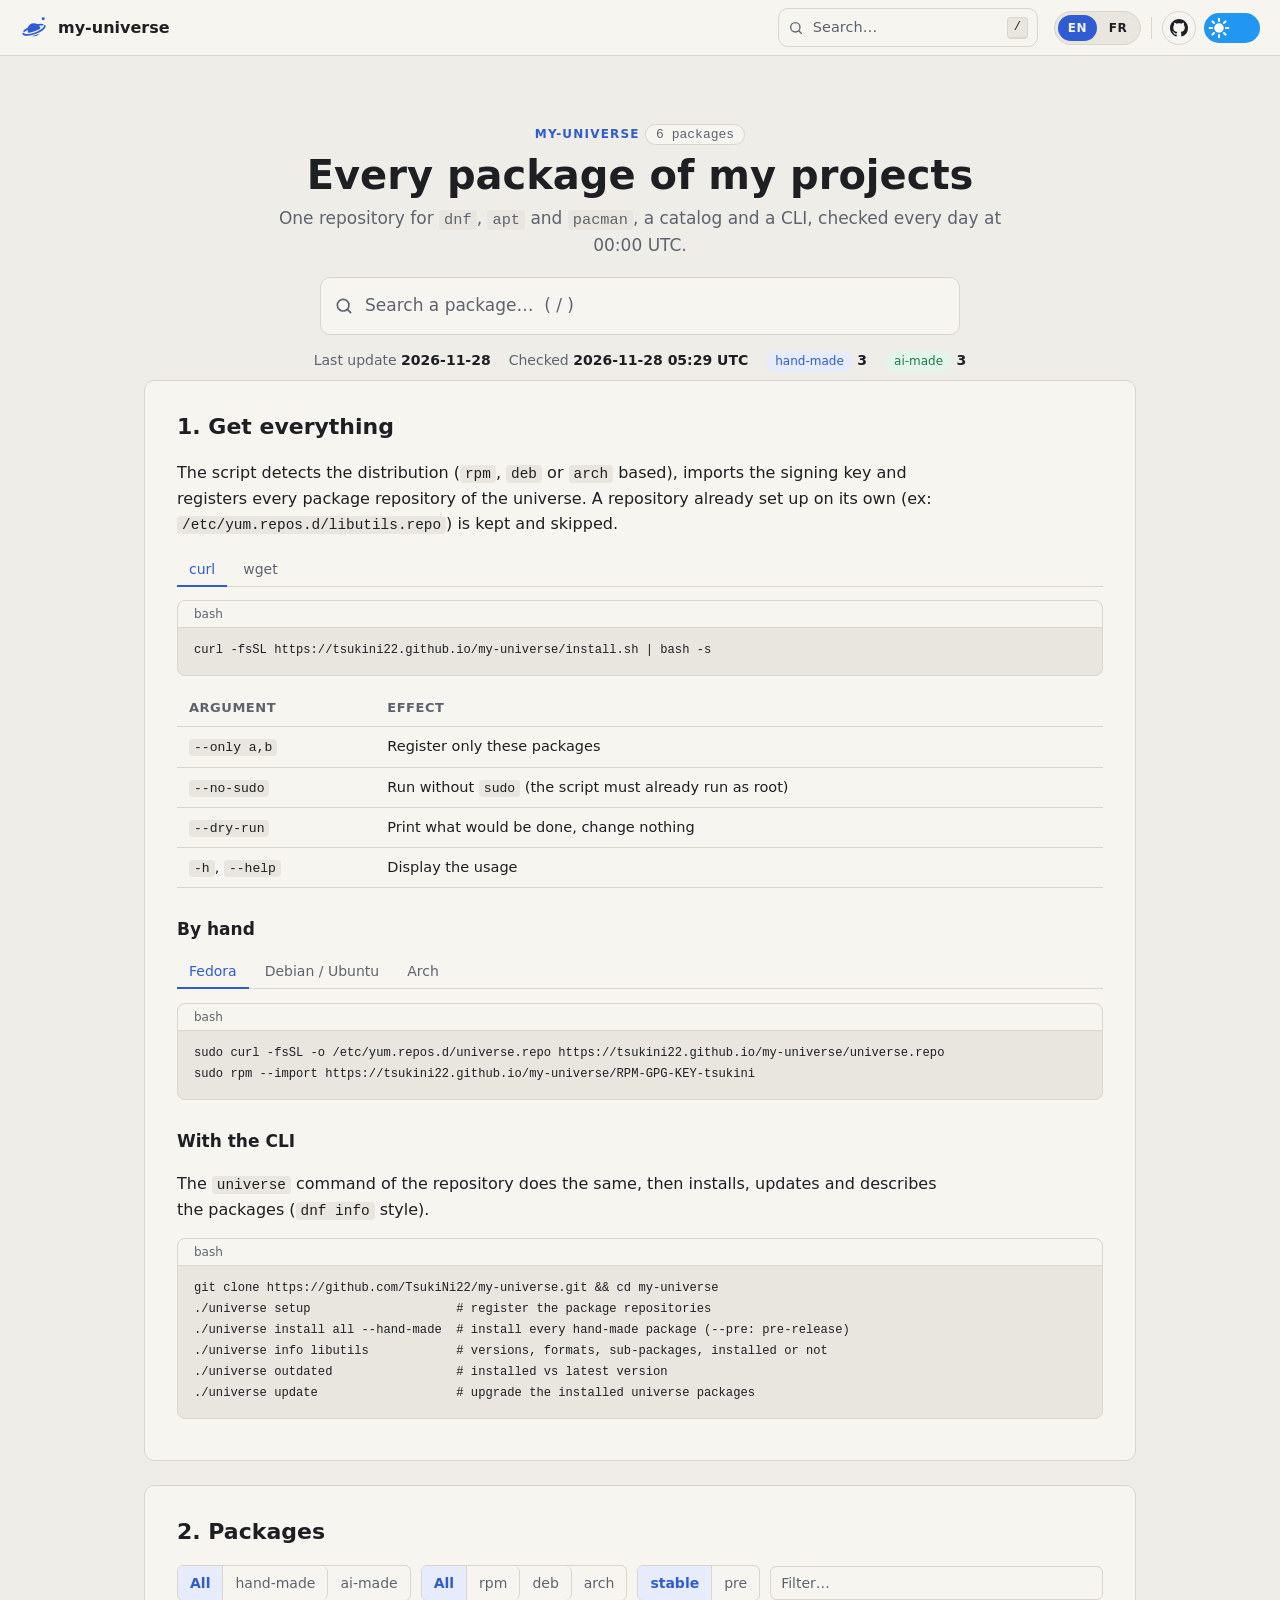
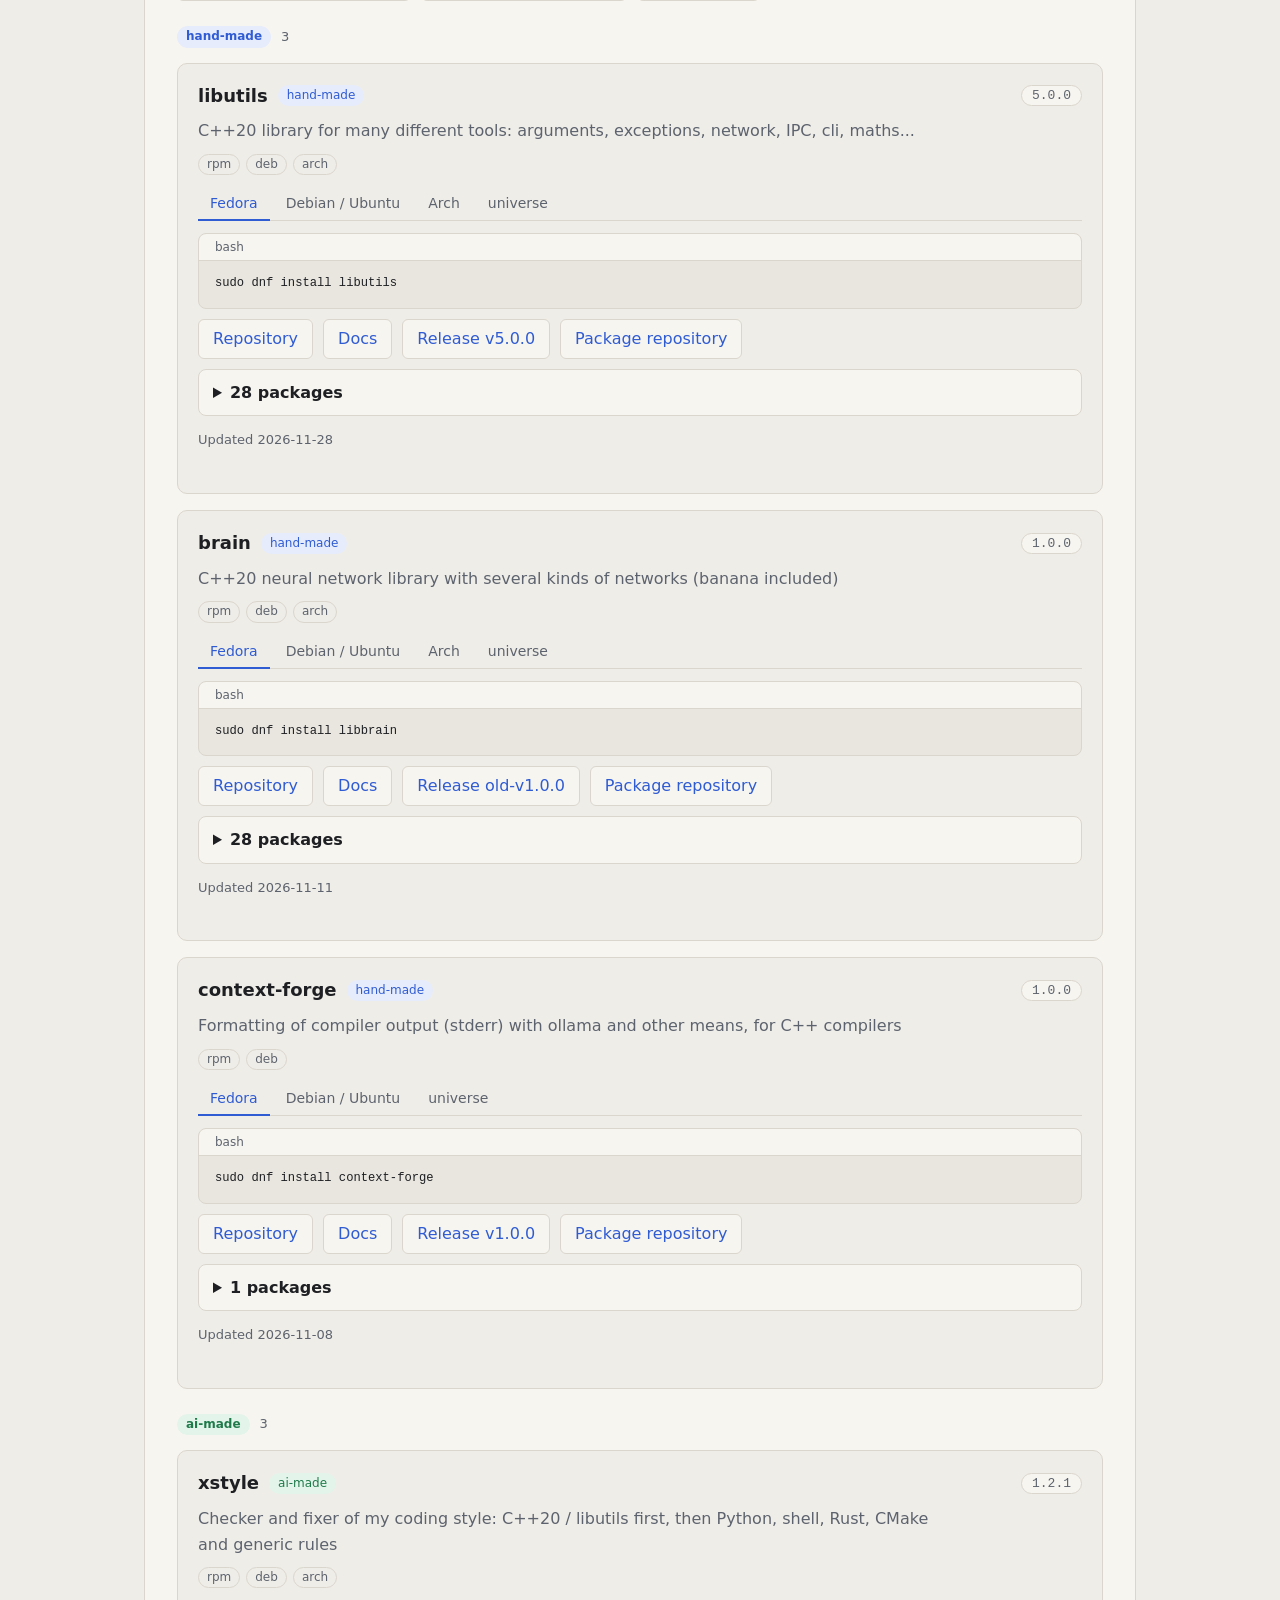
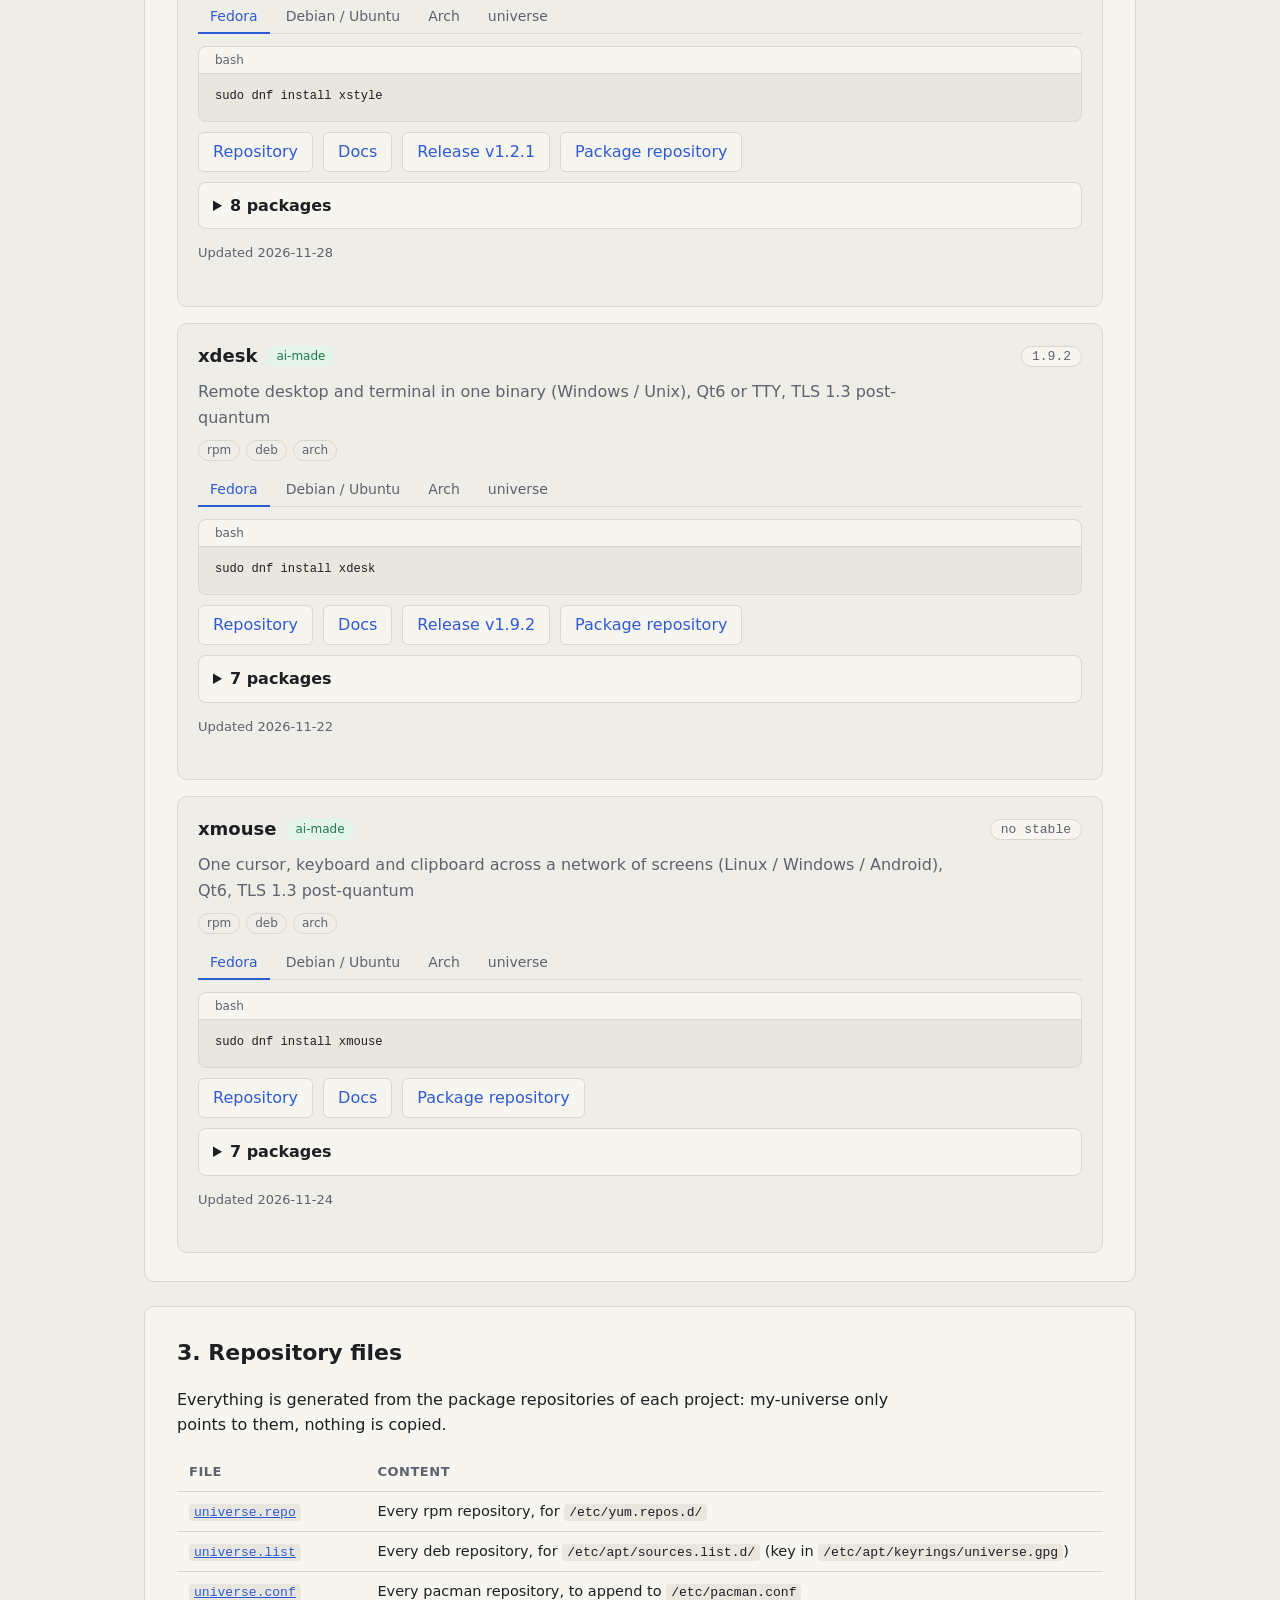
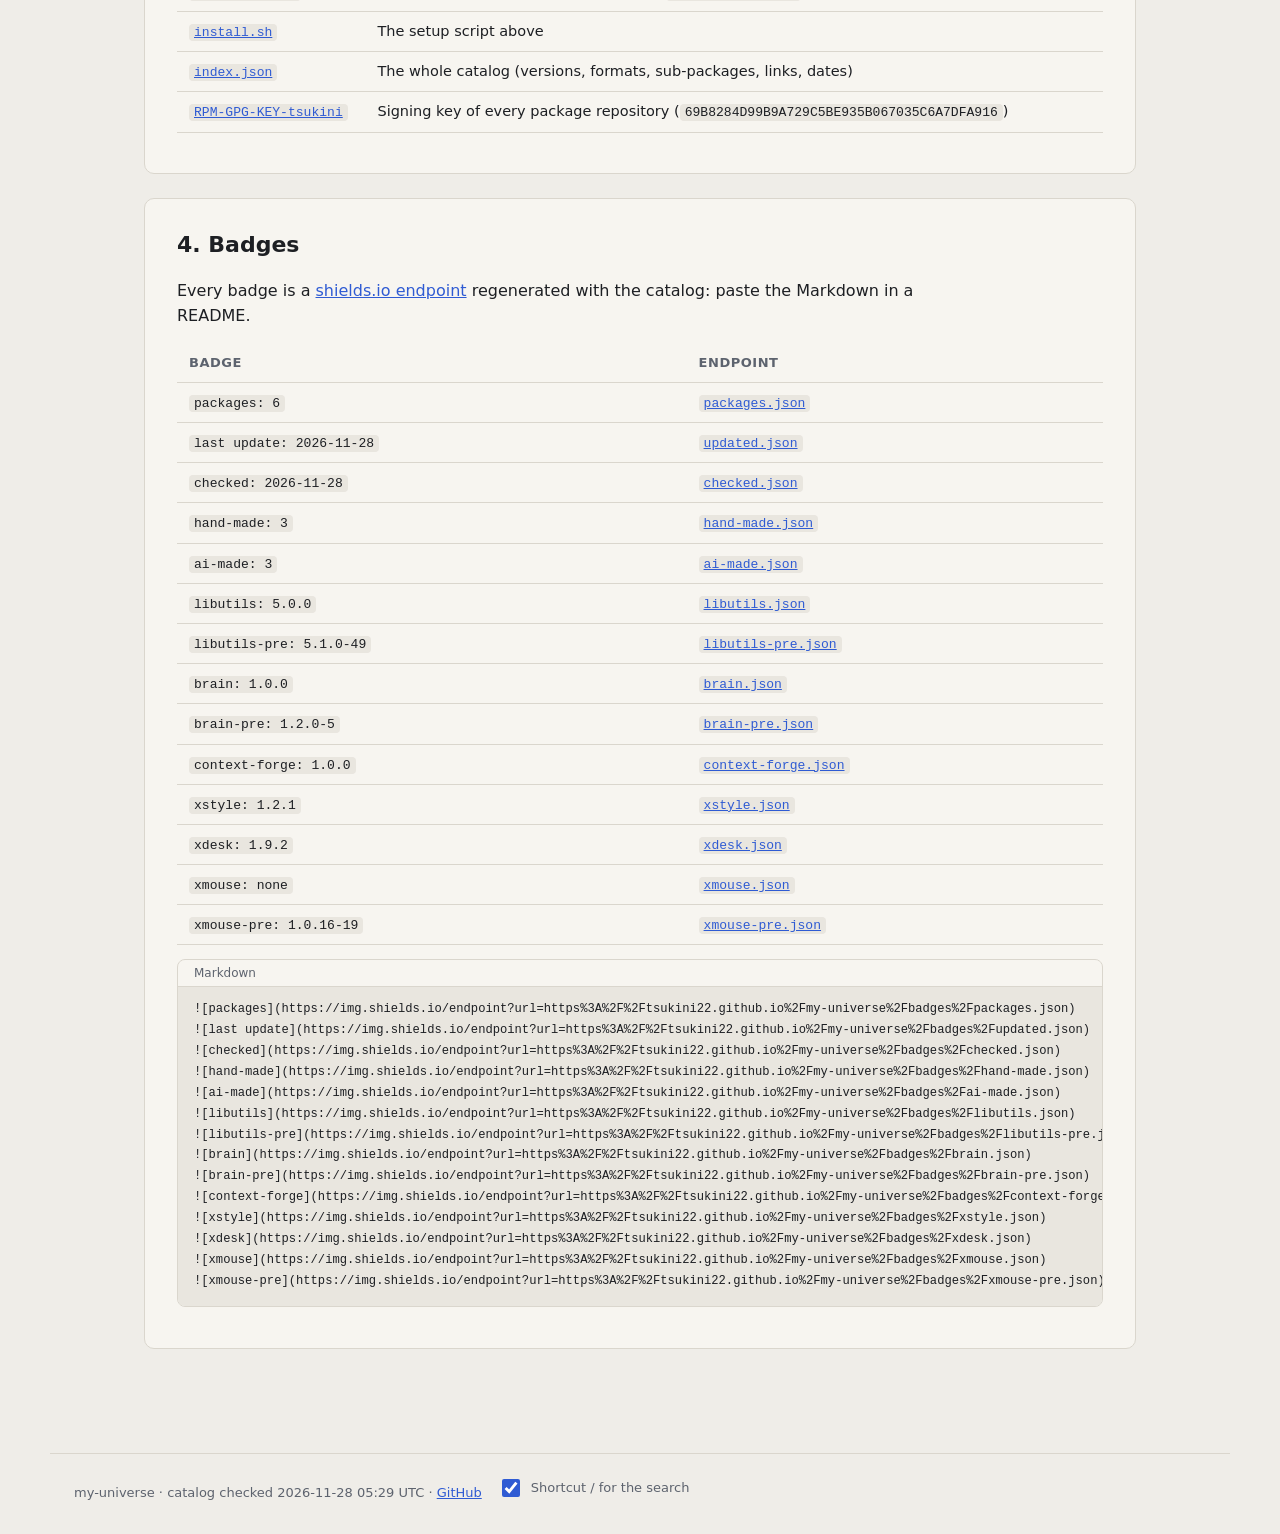
<file: index.html>
<!doctype html>
<html data-channel-view="stable" lang="en" data-storage-key="my-universe">
<head>
<meta charset="utf-8">
<meta name="viewport" content="width=device-width, initial-scale=1, viewport-fit=cover">
<title>my-universe</title>
<style>
/* Visual system of the user's HTML pages (source: html-doc/templates/technical.html, R-Type doc colors +
   context-forge layout). Inlined in each page by scripts/new_page.py: pages stay self-contained. */
:root {
  color-scheme: light; /* the fields, the scrollbars and the rest drawn by the browser follow the theme */
  accent-color: var(--accent);
  --bg: #efede8;
  --surface: #f7f5f0;
  --text: #1d1f23;
  --muted: #5d636e;
  --border: #dad6cd;
  --accent: #2f5bd3;
  --accent-soft: #e6ecfb;
  --warn: #a8540a;
  --warn-soft: #fbefe3;
  --ok: #1f7a4a;
  --ok-soft: #e3f4ea;
  --code-bg: #e9e6df;
  --node: #f7f5f0;
  --node-alt: #eef1f8;
  --line: #868c97;
}
@media (prefers-color-scheme: dark) {
  :root:not([data-theme="light"]) {
    color-scheme: dark;
    --bg: #15171b;
    --surface: #1d2025;
    --text: #e6e7ea;
    --muted: #9aa0ab;
    --border: #30343b;
    --accent: #7d9cf0;
    --accent-soft: #232c45;
    --warn: #f0a868;
    --warn-soft: #3a2a1b;
    --ok: #6fcf97;
    --ok-soft: #1b3326;
    --code-bg: #24272d;
    --node: #23262c;
    --node-alt: #283043;
    --line: #747a85;
  }
}
:root[data-theme="dark"] {
  color-scheme: dark;
  --bg: #15171b;
  --surface: #1d2025;
  --text: #e6e7ea;
  --muted: #9aa0ab;
  --border: #30343b;
  --accent: #7d9cf0;
  --accent-soft: #232c45;
  --warn: #f0a868;
  --warn-soft: #3a2a1b;
  --ok: #6fcf97;
  --ok-soft: #1b3326;
  --code-bg: #24272d;
  --node: #23262c;
  --node-alt: #283043;
  --line: #747a85;
}
/* scrollbars: thin, a transparent track, a rounded thumb in the theme (never the wide grey bar of the browser on hover) */
* { scrollbar-width: thin; scrollbar-color: color-mix(in srgb, var(--line) 55%, transparent) transparent; }
*:hover { scrollbar-color: var(--line) transparent; }
::-webkit-scrollbar { width: 10px; height: 10px; }
::-webkit-scrollbar-track, ::-webkit-scrollbar-corner { background: transparent; }
::-webkit-scrollbar-thumb { background: color-mix(in srgb, var(--line) 55%, transparent); background-clip: padding-box; border: 3px solid transparent; border-radius: 10px; }
::-webkit-scrollbar-thumb:hover { background: var(--line); background-clip: padding-box; border-width: 2px; }
* { box-sizing: border-box; }
html { scroll-behavior: smooth; }
body {
  margin: 0;
  background: var(--bg);
  color: var(--text);
  font: 16px/1.6 system-ui, -apple-system, "Segoe UI", Roboto, sans-serif;
}
.layout {
  display: grid;
  grid-template-columns: 250px minmax(0, 1fr);
  gap: 40px;
  max-width: 1180px;
  margin: 0 auto;
  padding: 40px 24px 80px;
}
main { min-width: 0; }
header h1 { font-size: 34px; line-height: 1.2; margin: 0 0 8px; }
header p { color: var(--muted); margin: 0 0 32px; max-width: 70ch; }
section {
  background: var(--surface);
  border: 1px solid var(--border);
  border-radius: 10px;
  padding: 28px 32px;
  margin-bottom: 24px;
  scroll-margin-top: 72px;
}
h2 { font-size: 22px; margin: 0 0 16px; }
h3 { font-size: 17px; margin: 28px 0 10px; }
/* What a page may hold without a class of its own: never a default of the browser. :where(): any rule of a component wins */
:where(h4) { font-size: 15.5px; margin: 22px 0 8px; }
:where(h5) { font-size: 14.5px; margin: 18px 0 6px; }
:where(h6) { font-size: 13px; margin: 16px 0 6px; color: var(--muted); }
:where(hr) { border: 0; border-top: 1px solid var(--border); margin: 24px 0; }
:where(blockquote) { margin: 16px 0; padding: 4px 0 4px 16px; border-left: 3px solid var(--border); color: var(--muted); }
:where(kbd) { font: 0.82em ui-monospace, SFMono-Regular, Menlo, Consolas, monospace; background: var(--surface); color: var(--text); border: 1px solid var(--border); border-bottom-width: 2px; border-radius: 4px; padding: 1px 5px; white-space: nowrap; }
:where(mark) { background: color-mix(in srgb, var(--warn) 28%, transparent); color: var(--text); border-radius: 3px; padding: 0 3px; }
:where(samp) { font: 0.9em ui-monospace, SFMono-Regular, Menlo, Consolas, monospace; }
:where(abbr[title]) { text-decoration: underline dotted var(--muted); cursor: help; }
:where(small) { font-size: 13px; }
:where(sub, sup) { line-height: 0; }
:where(details) { margin: 12px 0; padding: 10px 14px; border: 1px solid var(--border); border-radius: 8px; }
:where(summary) { cursor: pointer; font-weight: 600; }
:where(details[open] > summary) { margin-bottom: 8px; }
:where(dl) { margin: 12px 0; }
:where(dt) { font-weight: 600; }
:where(dd) { margin: 0 0 8px 16px; }
:where(caption) { caption-side: top; text-align: left; color: var(--muted); font-size: 13px; padding-bottom: 6px; }
:where(fieldset) { margin: 12px 0; padding: 12px 16px; border: 1px solid var(--border); border-radius: 8px; min-width: 0; }
:where(legend) { padding: 0 6px; color: var(--muted); font-size: 13px; font-weight: 600; }
:where(input:not([type=checkbox], [type=radio], [type=range], [type=color], [type=file]), select, textarea) { font: inherit; font-size: 14.5px; color: var(--text); background: var(--surface); border: 1px solid var(--border); border-radius: 6px; padding: 6px 10px; max-width: 100%; }
:where(input, select, textarea)::placeholder { color: var(--muted); opacity: 1; }
:where(input, select, textarea):focus-visible { outline: 2px solid var(--accent); outline-offset: 1px; }
:where(button:not([class])) { font: inherit; font-size: 14px; color: var(--text); background: var(--surface); border: 1px solid var(--border); border-radius: 6px; padding: 6px 12px; cursor: pointer; }
:where(button:not([class])):hover:not(:disabled) { border-color: var(--accent); color: var(--accent); }
:where(button:not([class])):focus-visible { outline: 2px solid var(--accent); outline-offset: 2px; }
:where(button:disabled) { opacity: .55; cursor: not-allowed; }
:where(progress, meter) { max-width: 100%; }
p, li { max-width: 75ch; }
a { color: var(--accent); }
code {
  font: 0.9em ui-monospace, SFMono-Regular, Menlo, Consolas, monospace;
  background: var(--code-bg);
  padding: 1px 5px;
  border-radius: 4px;
}
pre {
  background: var(--code-bg);
  border: 1px solid var(--border);
  border-radius: 8px;
  padding: 14px 16px;
  overflow-x: auto;
  font: 13.5px/1.55 ui-monospace, SFMono-Regular, Menlo, Consolas, monospace;
}
pre code { background: none; padding: 0; }
.table-wrap { overflow-x: auto; margin: 12px 0; }
table { border-collapse: collapse; width: 100%; font-size: 14.5px; }
th, td { text-align: left; padding: 8px 12px; border-bottom: 1px solid var(--border); vertical-align: top; }
td pre { margin: 0; }
td > :first-child { margin-top: 0; }
td > :last-child { margin-bottom: 0; }
th { color: var(--muted); font-weight: 600; font-size: 13px; text-transform: uppercase; letter-spacing: .04em; }
.callout {
  background: var(--accent-soft);
  border-left: 3px solid var(--accent);
  padding: 12px 16px;
  border-radius: 0 6px 6px 0;
  margin: 16px 0;
}
.callout.warn { background: var(--warn-soft); border-left-color: var(--warn); }
.callout.ok { background: var(--ok-soft); border-left-color: var(--ok); }
.callout > :first-child { margin-top: 0; }
.callout > :last-child { margin-bottom: 0; }
figure { margin: 20px 0; }
figure svg { width: 100%; height: auto; display: block; }
figcaption { color: var(--muted); font-size: 13px; margin-top: 6px; }
:where(main, figure, .stepper, .diagram) svg text { fill: var(--text); } /* any text of a drawing: the theme's colour, no weight (every class below wins) */
svg .box { fill: var(--node); stroke: var(--line); stroke-width: 1.2; }
svg .box-alt { fill: var(--node-alt); stroke: var(--accent); stroke-width: 1.2; }
svg .group { fill: none; stroke: var(--border); stroke-width: 1.5; stroke-dasharray: 5 4; }
svg .lbl { fill: var(--text); font: 13px system-ui, sans-serif; }
svg .small { fill: var(--muted); font: 11.5px system-ui, sans-serif; }
svg .title { fill: var(--muted); font: 600 12px system-ui, sans-serif; letter-spacing: .05em; }
svg .mono { fill: var(--text); font: 13px ui-monospace, SFMono-Regular, Menlo, Consolas, monospace; } /* values, code, file content */
svg .mono-s { fill: var(--text); font: 11.5px ui-monospace, SFMono-Regular, Menlo, Consolas, monospace; }
svg .edge { stroke: var(--line); stroke-width: 1.4; fill: none; }
svg .edge-accent { stroke: var(--accent); stroke-width: 1.6; fill: none; }
svg .dash { stroke-dasharray: 4 4; }
svg .arrow { fill: var(--line); }
svg .arrow-accent { fill: var(--accent); }
.topbar {
  position: sticky; top: 0; z-index: 20;
  display: flex; align-items: center; gap: 18px;
  height: 56px; padding: 0 20px;
  background: var(--surface);
  border-bottom: 1px solid var(--border);
}
.tabs { display: flex; gap: 4px; margin-left: 8px; overflow-x: auto; }
.tabs[hidden] { display: none; }
.tabs a {
  padding: 6px 12px; border-radius: 6px;
  color: var(--muted); text-decoration: none; font-size: 14px; white-space: nowrap;
}
.tabs a:hover { color: var(--text); background: var(--code-bg); }
.tabs a.current { color: var(--accent); background: var(--accent-soft); font-weight: 600; }
.topbar .spacer { flex: 1; }
.topbar .tabs { scrollbar-width: none; } /* a long name squeezes the tabs: they scroll, no bar in the bar */
.topbar .tabs::-webkit-scrollbar { display: none; }
.topbar .top-actions { margin-left: auto; } /* on the right even when no tab or spacer pushes them (small screens) */
.icon-btn {
  display: grid; place-items: center;
  width: 36px; height: 36px; padding: 0;
  background: var(--surface); color: var(--text);
  border: 1px solid var(--border); border-radius: 50%;
  cursor: pointer; text-decoration: none;
  transition: border-color .15s, color .15s;
}
.icon-btn:hover { color: var(--accent); border-color: var(--accent); }
.icon-btn:focus-visible { outline: 2px solid var(--accent); outline-offset: 2px; }
.icon-btn svg { width: 18px; height: 18px; }
@media (max-width: 860px) {
  .layout { grid-template-columns: 1fr; padding: 24px 16px 60px; gap: 16px; }
  .topbar { gap: 10px; padding: 0 12px; }
  .brand .ver { display: none; }
  .menu-btn { display: grid; }
  .sidebar { position: fixed; top: 56px; left: 0; bottom: 0; z-index: 25; width: min(300px, 85vw); max-height: none; padding: 16px 10px; background: var(--bg); border-right: 1px solid var(--border); transform: translateX(-105%); transition: transform .2s; }
  .sidebar.open { transform: none; box-shadow: 0 10px 40px rgba(0, 0, 0, .25); }
  section { padding: 20px 16px; }
  header h1 { font-size: 27px; }
}
/* Language switch (EN / FR pill) */
.lang-switch {
  display: inline-flex; align-items: center; gap: 2px; padding: 3px;
  border: 1.5px solid var(--border); border-radius: 999px; background: var(--surface);
}
.lang-switch button {
  border: 0; background: none; color: var(--text); cursor: pointer;
  font: 600 12.5px system-ui, sans-serif; letter-spacing: .03em;
  padding: 4px 11px; border-radius: 999px; transition: background .2s, color .2s;
}
.lang-switch button.on { background: var(--accent); color: var(--surface); }
.lang-switch button:focus-visible { outline: 2px solid var(--accent); outline-offset: 2px; }
/* Theme switch: blue track + sun (light), black track + moon and stars (dark) */
.theme-switch {
  position: relative; width: 58px; height: 30px; flex: none; padding: 0; border: 0; border-radius: 999px;
  background: #2196f3; cursor: pointer; transition: background .3s;
}
.theme-switch:focus-visible { outline: 2px solid var(--accent); outline-offset: 2px; }
.theme-switch .knob {
  position: absolute; top: 3px; left: 3px; width: 24px; height: 24px; border-radius: 50%;
  display: grid; place-items: center; transition: transform .3s, background .3s;
}
.theme-switch .knob svg { width: 22px; height: 22px; }
.theme-switch .sun { display: block; }
.theme-switch .moon, .theme-switch .stars { display: none; }
.theme-switch .stars { position: absolute; inset: 0; }
.theme-switch .stars i { position: absolute; width: 2px; height: 2px; border-radius: 50%; background: #fff; }
.theme-switch .stars i:nth-child(1) { left: 9px; top: 9px; }
.theme-switch .stars i:nth-child(2) { left: 16px; top: 18px; width: 1.5px; height: 1.5px; }
.theme-switch .stars i:nth-child(3) { left: 21px; top: 8px; width: 1.5px; height: 1.5px; }
@media (prefers-color-scheme: dark) {
  :root:not([data-theme="light"]) .theme-switch { background: #0b0b0d; box-shadow: inset 0 0 0 1px #2a2c31; }
  :root:not([data-theme="light"]) .theme-switch .knob { transform: translateX(28px); background: #ffffff; }
  :root:not([data-theme="light"]) .theme-switch .sun { display: none; }
  :root:not([data-theme="light"]) .theme-switch .moon, :root:not([data-theme="light"]) .theme-switch .stars { display: block; }
}
:root[data-theme="dark"] .theme-switch { background: #0b0b0d; box-shadow: inset 0 0 0 1px #2a2c31; }
:root[data-theme="dark"] .theme-switch .knob { transform: translateX(28px); background: #ffffff; }
:root[data-theme="dark"] .theme-switch .sun { display: none; }
:root[data-theme="dark"] .theme-switch .moon, :root[data-theme="dark"] .theme-switch .stars { display: block; }
/* Bilingual content: only the active language is shown */
:root[lang="en"] [data-lang="fr"], :root[lang="fr"] [data-lang="en"] { display: none !important; }
/* ---------- Header: logo + version badge, mobile menu ---------- */
.brand { display: flex; align-items: center; gap: 10px; color: var(--text); text-decoration: none; font-weight: 700; white-space: nowrap; }
.brand .logo { width: 26px; height: 26px; flex: none; color: var(--accent); object-fit: contain; }
.brand { min-width: 0; }
.brand .repo-name { min-width: 0; overflow: hidden; text-overflow: ellipsis; }
.brand .ver { font-size: 12px; color: var(--muted); font-weight: 500; padding: 2px 6px; border: 1px solid var(--border); border-radius: 6px; }
.brand .ver:empty { display: none; } /* no version: the name alone */
.menu-btn { display: none; }
/* ---------- Sidebar tree (pages > sections of the current page) ---------- */
.sidebar { position: sticky; top: 80px; align-self: start; max-height: calc(100vh - 100px); overflow-y: auto; font-size: 14px; }
@media (max-width: 860px) { .sidebar { position: fixed; top: 56px; max-height: none; } } /* off-canvas menu: out of the flow */
.sidebar p { margin: 0 0 8px; font-weight: 600; color: var(--muted); text-transform: uppercase; letter-spacing: .06em; font-size: 12px; }
.sidebar a { display: block; padding: 5px 10px; color: var(--muted); text-decoration: none; border-left: 2px solid var(--border); }
.sidebar a:hover, .sidebar a.active { color: var(--accent); border-left-color: var(--accent); }
/* ---------- Page header: eyebrow + title + lead ---------- */
.page-eyebrow { font-size: 12px; font-weight: 700; text-transform: uppercase; letter-spacing: .1em; color: var(--accent); margin-bottom: 6px; }
header .lead { font-size: 17px; color: var(--muted); margin: 0 0 32px; max-width: 70ch; }
/* ---------- Heading anchors ---------- */
h2 .anchor, h3 .anchor { margin-left: 8px; color: var(--muted); font-weight: 400; text-decoration: none; opacity: 0; transition: opacity .15s; }
h2:hover .anchor, h3:hover .anchor, .anchor:focus { opacity: 1; }
/* ---------- Code blocks: title bar + copy button ---------- */
pre { position: relative; }
pre[data-title]::before {
  content: attr(data-title); display: block; margin: -14px -16px 12px; padding: 6px 16px;
  font: 12px system-ui, sans-serif; color: var(--muted); border-bottom: 1px solid var(--border);
  background: var(--surface); border-radius: 7px 7px 0 0;
}
pre .copy {
  position: absolute; top: 8px; right: 8px; font: 12px system-ui, sans-serif; cursor: pointer;
  border: 1px solid var(--border); background: var(--surface); color: var(--muted);
  border-radius: 6px; padding: 3px 8px; opacity: 0; transition: opacity .15s;
}
pre[data-title] .copy { top: 5px; }
pre[data-title]::before { white-space: normal; overflow-wrap: anywhere; padding-right: 72px; } /* a long title wraps: never under the Copy button, never past the block */
.figure-scroll { overflow-x: auto; } /* a drawing on a small screen scrolls in its box (base.js), its labels stay readable */
.figure-scroll:focus-visible { outline: 2px solid var(--accent); outline-offset: 2px; }
pre:hover .copy, pre .copy:focus { opacity: 1; }
pre .copy:hover { color: var(--text); }
/* ---------- Content tabs ---------- */
.ctabs { display: flex; gap: 4px; flex-wrap: wrap; border-bottom: 1px solid var(--border); margin: 12px 0; }
.ctabs button { background: none; border: 0; border-bottom: 2px solid transparent; margin-bottom: -1px; padding: 8px 12px; cursor: pointer; color: var(--muted); font: 500 14px system-ui, sans-serif; }
.ctabs button.active { color: var(--accent); border-bottom-color: var(--accent); }
.ctab-panel { display: none; }
.ctab-panel.active { display: block; }
/* ---------- Previous / next page ---------- */
.pager { display: flex; justify-content: space-between; gap: 16px; margin-top: 32px; }
.pager a { flex: 1; padding: 14px 16px; border: 1px solid var(--border); border-radius: 10px; background: var(--surface); color: var(--text); text-decoration: none; }
.pager a:hover { border-color: var(--accent); }
.pager a span { display: block; font-size: 12px; color: var(--muted); }
.pager a.next { text-align: right; }
.pager:empty { display: none; }
/* ---------- Footer ---------- */
/* RGAA 12.7: skip link, first focusable element of the page (visible only when focused); the target is the main region */
.skip-link { position: absolute; left: 8px; top: -64px; z-index: 1000; padding: 10px 14px; border-radius: 8px; background: var(--accent); color: var(--surface); font-weight: 600; text-decoration: none; }
.skip-link:focus, .skip-link:focus-visible { top: 8px; outline: 2px solid var(--text); outline-offset: 2px; }
.skip-link code { color: var(--surface); }
main:focus { outline: none; }
/* RGAA 7.3: a block that scrolls (code, table) is reached and scrolled with the keyboard */
pre:focus-visible, .table-wrap:focus-visible { outline: 2px solid var(--accent); outline-offset: 2px; }
footer.site { max-width: 1180px; margin: 0 auto; padding: 22px 24px 30px; border-top: 1px solid var(--border); color: var(--muted); font-size: 13px; }
footer.site a { color: var(--accent); }
@media (max-width: 860px) {
  .menu-btn { display: grid; }
  footer.site { padding: 20px 16px; }
  .topbar .tabs { display: none; } /* the sidebar (menu) gives the navigation on mobile */
}
.topbar .icon-btn, .topbar .lang-switch, .topbar .theme-switch { flex: none; }
.topbar .tabs { min-width: 0; }
@media (max-width: 860px) {
  .topbar .spacer { display: none; }
  .topbar .tabs { flex: 1 1 auto; }
  .topbar .icon-btn { width: 32px; height: 32px; }
}
@media (max-width: 480px) {
  .topbar { gap: 8px; padding: 0 10px; }
  .topbar a.icon-btn[href] { display: none; } /* GitHub link: also in the footer / graph panel */
  .lang-switch button { padding: 4px 9px; }
}
@media (min-width: 1340px) {
  .layout { grid-template-columns: minmax(0, 1fr) minmax(0, 880px) minmax(0, 1fr); max-width: none; }
  .layout > .sidebar { grid-column: 1; justify-self: end; width: 230px; }
  .layout > main { grid-column: 2; }
  footer.site { max-width: 880px; }
}
/* ---------- No scroll beyond the page ---------- */
html, body { overscroll-behavior: none; }
/* ---------- Top right actions: same height, grouped, divider ---------- */
.top-actions { display: flex; align-items: center; gap: 8px; flex: none; }
.top-actions .divider { width: 1px; height: 22px; background: var(--border); margin: 0 2px; }
.top-actions .icon-btn { width: 34px; height: 34px; }
.top-actions .lang-switch { height: 34px; padding: 3px; background: var(--code-bg); border: 1px solid var(--border); }
.top-actions .lang-switch button { height: 26px; padding: 0 10px; font-size: 12px; }
.top-actions .theme-switch { width: 56px; height: 30px; border: 1px solid transparent; }
.top-actions .theme-switch .knob { top: 2px; left: 2px; }
@media (prefers-color-scheme: dark) {
  :root:not([data-theme="light"]) .top-actions .theme-switch { border-color: var(--border); box-shadow: none; }
  :root:not([data-theme="light"]) .top-actions .theme-switch .knob { transform: translateX(26px); }
}
:root[data-theme="dark"] .top-actions .theme-switch { border-color: var(--border); box-shadow: none; }
:root[data-theme="dark"] .top-actions .theme-switch .knob { transform: translateX(26px); }
@media (max-width: 480px) { .top-actions .divider { display: none; } }
/* ---------- Responsive: phones, tablets, touch screens, notches, TVs, print ---------- */
html { -webkit-text-size-adjust: 100%; text-size-adjust: 100%; }
img, video, canvas, svg { max-width: 100%; }
img, video { height: auto; }
main, footer.site, .sidebar { overflow-wrap: break-word; }
code { overflow-wrap: anywhere; }
pre, pre code { overflow-wrap: normal; }
td code, th code { overflow-wrap: inherit; } /* base.js: a cell that keeps its words whole unless one is too long for any column */
.sidebar { max-height: calc(100vh - 100px); max-height: calc(100dvh - 100px); overscroll-behavior: contain; }
/* Notches and rounded corners (viewport-fit=cover): the content stays inside the safe area */
.topbar { padding-left: max(20px, env(safe-area-inset-left)); padding-right: max(20px, env(safe-area-inset-right)); }
.layout { padding-left: max(24px, env(safe-area-inset-left)); padding-right: max(24px, env(safe-area-inset-right)); }
footer.site { padding-bottom: max(30px, env(safe-area-inset-bottom)); }
/* Very large screens (TV, 4K): a bigger base so the page stays readable at a distance */
@media (min-width: 1900px) { body { font-size: 18px; } }
@media (min-width: 2600px) { body { font-size: 21px; } }
/* Tablets and small laptops: tighter column gap */
@media (min-width: 861px) and (max-width: 1100px) { .layout { gap: 24px; grid-template-columns: 210px minmax(0, 1fr); } }
@media (max-width: 860px) {
  .topbar { padding-left: max(12px, env(safe-area-inset-left)); padding-right: max(12px, env(safe-area-inset-right)); }
  .layout { padding-left: max(16px, env(safe-area-inset-left)); padding-right: max(16px, env(safe-area-inset-right)); }
  .sidebar { top: 56px; bottom: 0; height: auto; align-self: stretch; max-height: none; padding-bottom: max(16px, env(safe-area-inset-bottom)); overflow-y: auto; } /* the menu down to the bottom of the screen, not the height of its links */
  input, select, textarea { font-size: 16px; } /* under 16px iOS zooms the page on focus */
  table { font-size: 13.5px; }
  th, td { padding: 6px 8px; }
  pre { font-size: 12.5px; padding: 12px; }
  pre[data-title]::before { margin: -12px -12px 12px; padding-left: 12px; } /* the padding of the block: else its title bar is wider than it and it scrolls for nothing */
  .formula { flex-direction: column; align-items: flex-start; gap: 6px; }
}
@media (max-width: 600px) {
  .pager { flex-direction: column; }
  .pager a.next { text-align: left; }
  section { border-radius: 8px; }
  h2 { font-size: 20px; }
  .ctabs { flex-wrap: nowrap; overflow-x: auto; scrollbar-width: none; }
  .ctabs button { white-space: nowrap; flex: none; }
}
@media (max-width: 480px) {
  .layout { padding-top: 16px; }
  header h1 { font-size: 24px; }
  header .lead { font-size: 16px; }
  .callout { padding: 10px 12px; }
}
/* Phone held sideways: little height, keep the bar slim */
@media (max-height: 480px) and (orientation: landscape) {
  .topbar { height: 48px; }
  .sidebar { top: 48px; }
  section { scroll-margin-top: 56px; }
}
/* Touch (no hover): what only showed on hover is always there, and targets are finger sized */
@media (hover: none) {
  pre .copy { opacity: 1; }
  pre:not([data-title]):not([data-nocopy]) { padding-top: 40px; } /* the Copy button always there: above the code, not over it */
  h2 .anchor, h3 .anchor { opacity: 1; }
  dfn[data-def] { cursor: pointer; }
}
@media (pointer: coarse) {
  .icon-btn { width: 44px; height: 44px; }
  .topbar .icon-btn { width: 40px; height: 40px; } /* over the size of a small screen: a finger first */
  pre:not([data-title]):not([data-nocopy]) { padding-top: 50px; }
  .top-actions .icon-btn { width: 40px; height: 40px; }
  .tabs a, .ctabs button, .sidebar a { min-height: 44px; display: flex; align-items: center; }
  .sidebar a { padding-top: 0; padding-bottom: 0; }
  .lang-switch button, .top-actions .lang-switch button { min-height: 32px; min-width: 38px; }
  pre .copy { padding: 8px 12px; font-size: 13px; }
  summary { min-height: 44px; padding-block: 10px; } /* still a list item: its marker kept, a long word wraps */
  .pager a, .btn { min-height: 44px; }
}
@media (prefers-reduced-motion: reduce) {
  *, *::before, *::after { animation-duration: .01ms !important; animation-iteration-count: 1 !important; transition-duration: .01ms !important; scroll-behavior: auto !important; }
}
@media (forced-colors: active) {
  .theme-switch, .lang-switch, .icon-btn { border: 1px solid ButtonText; }
  .tabs a.current, .ctabs button.active, .lang-switch button.on { outline: 2px solid Highlight; }
}
@media print {
  :root, :root[data-theme="dark"], :root:not([data-theme="light"]) {
    color-scheme: light;
    --bg: #ffffff; --surface: #ffffff; --text: #1d1f23; --muted: #5d636e; --border: #dad6cd; --accent: #2f5bd3; --accent-soft: #e6ecfb;
    --warn: #a8540a; --warn-soft: #fbefe3; --ok: #1f7a4a; --ok-soft: #e3f4ea; --code-bg: #e9e6df; --node: #f7f5f0; --node-alt: #eef1f8; --line: #868c97;
  }
  .table-wrap, .figure-scroll { overflow: visible; }
  td, th { white-space: normal !important; min-width: 0 !important; } /* base.js fits a table to the screen, not to the paper */
  .topbar, .sidebar, .pager, .menu-btn, pre .copy, .top-actions, .h-anchor, .anchor { display: none !important; }
  .layout { display: block; max-width: none; padding: 0; }
  section { break-inside: avoid-page; border: 0; padding: 0 0 12px; background: none; }
  pre { white-space: pre-wrap; overflow: visible; }
  body { background: var(--bg); color: var(--text); }
  a { color: inherit; }
}

/* better-html-style - the documentation site style (from the claude-cluster docs), on top of html-style: home hero, search
   box and results, section tiles, sidebar groups, page meta, changelog list, kinds of results; phone / tablet / print */
.layout.wide { grid-template-columns: minmax(0, 1fr); max-width: 1040px; margin-left: auto; margin-right: auto; }
/* a page without sidebar (the home): its column centered at every width (html-style puts main in column 2 from 1340px) */
@media (min-width: 1340px) { .layout.wide { max-width: 1040px; } .layout.wide > main { grid-column: 1; } }
.embed .topbar, .embed footer.site { display: none; }
.embed .sidebar { top: 0; }
/* what a link reaches (a section, a heading, a message) stays visible under what sticks on top: the bar, the search of a phone */
main, main [id] { scroll-margin-top: 72px; }
.embed main, .embed main [id] { scroll-margin-top: 16px; }

/* ----- home ----- */
.hero { text-align: center; padding: 28px 0 8px; }
.hero h1 { font-size: 40px; margin: 0 0 6px; }
.hero .lead { margin: 0 auto 18px; }
.badge { display: inline-block; max-width: 100%; padding: 2px 10px; border: 1px solid var(--border); border-radius: 999px; font: 13px ui-monospace, SFMono-Regular, Menlo, Consolas, monospace; color: var(--muted); background: var(--surface); text-transform: none; letter-spacing: 0; overflow-wrap: anywhere; } /* a version, a commit: never the capitals of the eyebrow */
.grid { display: grid; grid-template-columns: repeat(auto-fill, minmax(min(290px, 100%), 1fr)); gap: 16px; margin: 24px 0; }
.tile { display: block; padding: 20px 22px; background: var(--surface); border: 1px solid var(--border); border-radius: 10px; color: var(--text); text-decoration: none; transition: border-color .15s, background .15s; }
.tile:hover { border-color: var(--accent); background: var(--code-bg); }
.tile:focus-visible { outline: 2px solid var(--accent); outline-offset: 2px; }
.tile h2 { margin: 8px 0 4px; font-size: 17px; } /* a tile is a section of the home: h2 under the h1 (RGAA 9.1) */
.tile p { margin: 0; color: var(--muted); font-size: 14.5px; }
.tile svg { width: 26px; height: 26px; color: var(--accent); }
.tile .count { float: right; font-size: 12.5px; color: var(--muted); }
.two { display: grid; grid-template-columns: repeat(2, minmax(0, 1fr)); gap: 24px; } /* minmax(0): a wide table or code scrolls in its column, never pushes it out of the card */
.links { display: flex; flex-wrap: wrap; gap: 10px; justify-content: center; margin: 8px 0 0; }
.links a { min-width: 0; padding: 6px 14px; border: 1px solid var(--border); border-radius: 6px; background: var(--surface); text-decoration: none; overflow-wrap: anywhere; }
.links a:hover { border-color: var(--accent); }
.cl { list-style: none; margin: 0; padding: 0; }
.cl li { display: flex; gap: 12px; max-width: none; padding: 8px 0; border-top: 1px solid var(--border); }
.cl li:first-child { border-top: 0; }
.cl b { flex: none; min-width: 56px; max-width: 38%; font-family: ui-monospace, SFMono-Regular, Menlo, Consolas, monospace; font-weight: 600; overflow-wrap: anywhere; } /* a long version wraps in its column, the text keeps the width of the row */
.cl li > span { flex: 1; min-width: 0; max-width: 75ch; overflow-wrap: anywhere; }

/* ----- search ----- */
.sbox { position: relative; max-width: 640px; margin: 0 auto; text-align: left; }
.sbox input { display: block; width: 100%; box-sizing: border-box; padding: 14px 16px 14px 44px; font: inherit; font-size: 17px; color: var(--text); background: var(--surface); border: 1px solid var(--border); border-radius: 10px; }
.sbox input:focus-visible { outline: 2px solid var(--accent); outline-offset: 1px; border-color: var(--accent); }
.sbox > svg { position: absolute; left: 14px; top: 50%; transform: translateY(-50%); width: 20px; height: 20px; color: var(--muted); pointer-events: none; }
.sbox.small input { padding: 7px 10px 7px 34px; font-size: 14.5px; }
.sbox.small > svg { left: 10px; width: 16px; height: 16px; }
.sbox kbd.hint { position: absolute; right: 10px; top: 50%; transform: translateY(-50%); font-size: 12px; pointer-events: none; }
.sbox input:focus ~ kbd.hint, .sbox input:not(:placeholder-shown) ~ kbd.hint { display: none; }
.results { position: absolute; z-index: 40; left: 0; right: 0; top: calc(100% + 6px); margin: 0; padding: 6px; list-style: none; background: var(--surface); border: 1px solid var(--border); border-radius: 10px; box-shadow: 0 10px 40px rgba(0, 0, 0, .2); max-height: 60vh; overflow: auto; }
.results[hidden] { display: none; }
.results a { display: flex; gap: 10px; align-items: baseline; padding: 8px 10px; border-radius: 6px; color: var(--text); text-decoration: none; }
.results li.sel a, .results a:hover { background: var(--code-bg); }
.results .t { flex: 1 1 60%; min-width: 0; overflow-wrap: anywhere; }
.results .d { display: block; font-size: 13px; color: var(--muted); }
.results mark { background: var(--accent-soft); color: var(--accent); border-radius: 3px; padding: 0 1px; }
.results .none { padding: 10px; color: var(--muted); }
.kind { font-size: 11.5px; text-transform: uppercase; letter-spacing: .06em; padding: 1px 8px; border-radius: 999px; border: 1px solid var(--border); color: var(--muted); }
.results .kind { flex: 0 1 auto; max-width: 40%; overflow: hidden; text-overflow: ellipsis; white-space: nowrap; } /* a long kind never takes the room of its title */
.kind.docs, .kind.page { color: var(--accent); background: var(--accent-soft); border-color: transparent; }
.kind.settings, .kind.config { color: var(--warn); background: var(--warn-soft); border-color: transparent; }
.kind.tools, .kind.api, .kind.message, .kind.protocol { color: var(--ok); background: var(--ok-soft); border-color: transparent; }
.kind.keys, .kind.explain { color: var(--accent); background: var(--accent-soft); border-color: transparent; }
/* the bar holds everything on one line at any width: its name gives way first, then the search */
.topbar .brand { flex-shrink: 100; min-width: 28px; }
.topbar .top-actions { flex: 0 1 auto; min-width: 0; }
.top-actions .divider { flex: none; }
.topbar .sbox.small { flex: 0 1 260px; width: 260px; min-width: 110px; margin: 0 8px; }
.topbar .sbox.small .results { left: auto; right: 0; width: 440px; max-width: calc(100vw - 24px); }
/* a narrow bar: the switches after the box leave it far from the right of the screen, the results hold to the screen, never past its left edge */
@media (max-width: 1100px) { .topbar .sbox.small .results { position: fixed; top: 62px; right: 12px; width: min(440px, calc(100vw - 24px)); } }
@media (max-width: 1100px) and (max-height: 480px) and (orientation: landscape) { .topbar .sbox.small .results { top: 54px; } }
.sbox.small.mob { position: sticky; top: 56px; z-index: 19; width: auto; margin: 0; padding: 8px 12px; background: var(--bg); border-bottom: 1px solid var(--border); }
.embed .sbox.small.mob { top: 0; } /* the embedded copy has no top bar: the very top */
@media (max-height: 480px) and (orientation: landscape) { .sbox.small.mob { top: 48px; } .embed .sbox.small.mob { top: 0; } }
.sbox.small.mob > svg { left: 22px; }
.sbox.small.mob .results, .topbar .sbox.small.mob .results { left: 12px; right: 12px; width: auto; }

/* ----- pages ----- */
kbd { display: inline-block; max-width: 100%; white-space: normal; overflow-wrap: break-word; padding: 0 6px; font: 12.5px/1.6 ui-monospace, SFMono-Regular, Menlo, Consolas, monospace; color: var(--text); background: var(--code-bg); border: 1px solid var(--border); border-bottom-width: 2px; border-radius: 4px; }
.sidebar .grp { margin: 16px 0 4px; font-size: 12px; letter-spacing: .08em; text-transform: uppercase; color: var(--muted); font-weight: 600; }
.sidebar a.cur { color: var(--accent); font-weight: 600; }
.sidebar hr { border: 0; border-top: 1px solid var(--border); margin: 12px 0; }
.brand .logo { width: 28px; height: 28px; }
header p:has(+ .page-meta) { margin-bottom: 12px; }
.page-meta { display: flex; flex-wrap: wrap; gap: 6px 16px; margin: 0 0 24px; font-size: 13px; color: var(--muted); } /* close to the lead, not stuck on the first card */
.page-meta > * { min-width: 0; overflow-wrap: anywhere; }
.page-meta a { color: var(--muted); }
.page-meta a:hover { color: var(--accent); }
main pre { overflow-x: auto; }
main li > ul, main li > ol { margin-top: 4px; }
.callout.planned { border-left-color: var(--warn); }
.pill { display: inline-block; max-width: 100%; padding: 0 8px; overflow-wrap: anywhere; border-radius: 999px; font-size: 12px; border: 1px solid var(--border); color: var(--muted); }
details.more { margin: 14px 0; padding: 0; border: 1px solid var(--border); border-radius: 8px; background: var(--surface); }
details.more > summary { cursor: pointer; padding: 10px 14px; font-weight: 600; }
details.more > summary:focus-visible { outline: 2px solid var(--accent); outline-offset: 2px; }
details.more > div { padding: 0 14px 6px; }
.feedback { display: flex; align-items: center; gap: 10px; flex-wrap: wrap; margin-top: 24px; padding: 14px 18px; border: 1px solid var(--border); border-radius: 10px; background: var(--surface); }
.feedback > span { min-width: 0; overflow-wrap: anywhere; }
.feedback button { padding: 5px 14px; font: inherit; color: var(--text); background: var(--surface); border: 1px solid var(--border); border-radius: 6px; cursor: pointer; }
.feedback button:hover { border-color: var(--accent); }
.feedback button:focus-visible { outline: 2px solid var(--accent); outline-offset: 2px; }

/* ----- responsive ----- */
@media (max-width: 860px) { .two { grid-template-columns: minmax(0, 1fr); } .hero h1 { font-size: 30px; } .topbar .sbox.small { flex-basis: 200px; width: 200px; } .sbox.small input { font-size: 16px; } .sbox kbd.hint { display: none; } } /* 16px: under it iOS zooms the page on focus; the hint: the box may be too small for it */
@media (max-width: 480px) { body:has(.sbox.small) .hero .sbox { display: none; } } /* a phone: the search under the top bar only (never two, one in the middle of the home) */
@media (max-width: 480px) { .tile { padding: 16px; } .hero { padding-top: 12px; } .hero h1 { font-size: 26px; } .sbox input { font-size: 16px; } main, main [id] { scroll-margin-top: 128px; } .embed main, .embed main [id] { scroll-margin-top: 72px; } } /* the bar + the search under it */
@media (pointer: coarse) { .results a { min-height: 44px; align-items: center; } .links a { min-height: 44px; display: inline-flex; align-items: center; } .topbar .menu-btn { width: 40px; height: 40px; } summary { display: list-item; } } /* a summary keeps its marker: a flex one loses it */
@media print {
  .topbar, .sidebar, .pager, .feedback, .sbox, .page-meta a.edit, .keys-toggle { display: none !important; }
  /* paper does not scroll: the short cells docTables kept on one line wrap there and the table is denser, so that a wide one fits the page */
  table { font-size: 12px; }
  th, td { padding: 4px 6px; white-space: normal !important; }
}

/* RGAA 12.10: the one-character shortcut of the search can be turned off */
.sbox kbd.hint[hidden] { display: none; }
.keys-toggle { display: inline-flex; align-items: center; gap: 8px; margin-left: 16px; cursor: pointer; }
@media (max-width: 480px) { .keys-toggle { display: flex; margin: 6px 0 0; } } /* its own line under the text of the footer, not indented */
.keys-toggle input { width: 18px; height: 18px; accent-color: var(--accent); }
.keys-toggle input:focus-visible { outline: 2px solid var(--accent); outline-offset: 2px; }
@media (pointer: coarse) { .keys-toggle { display: none; } }
/* my-universe - catalog: stats of the hero, filters, package cards, categories, stable / pre channel */
.stats { display: flex; flex-wrap: wrap; justify-content: center; gap: 6px 18px; margin-top: 14px; color: var(--muted); font-size: 14px; }
.stats b { color: var(--text); font-weight: 600; }

/* Filters */
.filters { display: flex; flex-wrap: wrap; gap: 10px; align-items: center; margin: 4px 0 18px; }
.seg { display: inline-flex; flex-wrap: wrap; border: 1px solid var(--border); border-radius: 6px; overflow: hidden; background: var(--surface); }
.seg button { min-height: 34px; padding: 4px 12px; border: 0; border-right: 1px solid var(--border); background: none; color: var(--muted); font: inherit; font-size: 14px; cursor: pointer; }
.seg button:last-child { border-right: 0; }
.seg button:hover { background: var(--code-bg); color: var(--text); }
.seg button.on { background: var(--accent-soft); color: var(--accent); font-weight: 600; }
.seg button:focus-visible, .pkg-filter:focus-visible { outline: 2px solid var(--accent); outline-offset: 2px; }
.pkg-filter { flex: 1 1 160px; min-width: 0; min-height: 34px; padding: 4px 10px; border: 1px solid var(--border); border-radius: 6px; background: var(--surface); color: var(--text); font: inherit; font-size: 14px; }

/* Groups and cards */
.cat-group { margin-top: 22px; }
.cat-group > h3 { display: flex; align-items: center; gap: 10px; margin: 0 0 12px; }
.cat-group > h3 .count { color: var(--muted); font-size: 13px; font-weight: 400; }
.pkgs { display: grid; grid-template-columns: minmax(0, 1fr); gap: 16px; }
.pkg { min-width: 0; padding: 18px 20px; border: 1px solid var(--border); border-radius: 10px; background: var(--bg); scroll-margin-top: 72px; }
.pkg:target { border-color: var(--accent); }
.pkg-head { display: flex; flex-wrap: wrap; align-items: center; gap: 8px 10px; }
.pkg-head h4 { margin: 0; font-size: 18px; overflow-wrap: anywhere; }
.pkg-head h4 a { color: var(--text); text-decoration: none; }
.pkg-head h4 a:hover { color: var(--accent); }
.pkg-head .spacer { flex: 1 1 auto; }
.pkg p.sum { margin: 8px 0 10px; color: var(--muted); }
.pkg .fmts { display: flex; flex-wrap: wrap; gap: 6px; margin-bottom: 10px; }
.pkg .links { justify-content: flex-start; margin: 10px 0 0; }
.pkg .page-meta { margin-top: 10px; color: var(--muted); font-size: 13px; }
.pkg pre { margin: 8px 0 0; }
.pkg details.more { margin-top: 10px; }
.pill.cat-hand-made { color: var(--accent); background: var(--accent-soft); border-color: transparent; }
.pill.cat-ai-made { color: var(--ok); background: var(--ok-soft); border-color: transparent; }
.badge.pre { color: var(--warn); border-color: var(--warn); }
.none-yet { color: var(--muted); }

/* Channel: what is not of the chosen channel is hidden */
html[data-channel-view="stable"] [data-channel="pre"], html[data-channel-view="pre"] [data-channel="stable"] { display: none; }

@media (max-width: 480px) {
  .pkg { padding: 14px 14px; }
  .filters .seg { flex: 1 1 100%; }
  .seg button { flex: 1 1 auto; }
}
@media (pointer: coarse) {
  .seg button, .pkg-filter { min-height: 44px; }
}
@media print {
  .filters, .sbox { display: none; }
  html[data-channel-view] [data-channel] { display: inline; }
}

</style>
</head>
<body>
<a class="skip-link" href="#main" data-i18n>Skip to the content</a>
<header class="topbar">
  <button class="icon-btn menu-btn" type="button" id="menuBtn" aria-label="Open the navigation" data-i18n-aria-label><svg viewBox="0 0 24 24" fill="none" stroke="currentColor" stroke-width="2" stroke-linecap="round" aria-hidden="true"><path d="M4 6h16M4 12h16M4 18h16"/></svg></button>
  <a class="brand" href="#top"><svg class="logo" viewBox="0 0 32 32" fill="none" aria-hidden="true"><g transform="rotate(-20 16 18)"><path d="M3 18a13 4.2 0 0 1 26 0" stroke="currentColor" stroke-width="2" stroke-linecap="round"/><circle cx="16" cy="18" r="7.5" fill="currentColor"/><path d="M3 18a13 4.2 0 0 0 26 0" stroke="var(--surface)" stroke-width="4.5" stroke-linecap="round"/><path d="M3 18a13 4.2 0 0 0 26 0" stroke="currentColor" stroke-width="2" stroke-linecap="round"/></g><circle cx="26.5" cy="5.5" r="1.7" fill="currentColor"/></svg><span class="repo-name">my-universe</span><span class="ver repo-version"></span></a>
  <nav class="tabs" aria-label="Pages" hidden></nav>
  <span class="spacer"></span>
  <div class="top-actions">
  <div class="lang-switch" role="group" aria-label="Language" data-i18n-aria-label>
    <button type="button" data-set-lang="en" class="on">EN</button>
    <button type="button" data-set-lang="fr">FR</button>
  </div>
  <span class="divider" aria-hidden="true"></span><div class="sbox small"><svg viewBox="0 0 24 24" fill="none" stroke="currentColor" stroke-width="2" stroke-linecap="round" aria-hidden="true"><circle cx="11" cy="11" r="7"/><path d="M20 20l-4-4"/></svg><input type="search" autocomplete="off" aria-label="Search" data-i18n-aria-label placeholder="Search…" data-ph-fr="Rechercher…"><kbd class="hint" aria-hidden="true">/</kbd><ul class="results" hidden></ul></div>
<a class="icon-btn" href="https://github.com/TsukiNi22/my-universe" aria-label="GitHub repository" data-i18n-aria-label title="GitHub repository" data-i18n-title><svg viewBox="0 0 16 16" fill="currentColor" aria-hidden="true"><path d="M8 0C3.58 0 0 3.58 0 8c0 3.54 2.29 6.53 5.47 7.59.4.07.55-.17.55-.38 0-.19-.01-.82-.01-1.49-2.01.37-2.53-.49-2.69-.94-.09-.23-.48-.94-.82-1.13-.28-.15-.68-.52-.01-.53.63-.01 1.08.58 1.23.82.72 1.21 1.87.87 2.33.66.07-.52.28-.87.51-1.07-1.78-.2-3.64-.89-3.64-3.95 0-.87.31-1.59.82-2.15-.08-.2-.36-1.02.08-2.12 0 0 .67-.21 2.2.82.64-.18 1.32-.27 2-.27.68 0 1.36.09 2 .27 1.53-1.04 2.2-.82 2.2-.82.44 1.1.16 1.92.08 2.12.51.56.82 1.27.82 2.15 0 3.07-1.87 3.75-3.65 3.95.29.25.54.73.54 1.48 0 1.07-.01 1.93-.01 2.2 0 .21.15.46.55.38A8.013 8.013 0 0016 8c0-4.42-3.58-8-8-8z"/></svg></a>
  <button class="theme-switch" type="button" id="themeToggle" role="switch" aria-checked="false" aria-label="Toggle theme" data-i18n-aria-label title="Toggle theme" data-i18n-title>
    <span class="stars" aria-hidden="true"><i></i><i></i><i></i></span>
    <span class="knob" aria-hidden="true">
      <svg class="sun" viewBox="0 0 24 24" fill="#ffffff"><circle cx="12" cy="12" r="5.2"/><g stroke="#ffffff" stroke-width="2.2" stroke-linecap="round"><path d="M12 1.8v2.6M12 19.6v2.6M1.8 12h2.6M19.6 12h2.6M4.8 4.8l1.8 1.8M17.4 17.4l1.8 1.8M4.8 19.2l1.8-1.8M17.4 6.6l1.8-1.8"/></g></svg>
      <svg class="moon" viewBox="0 0 24 24"><path d="M15.6 4.2a8 8 0 1 0 4.2 11.6A7 7 0 0 1 15.6 4.2z" fill="#f6c343"/></svg>
    </span>
  </button>
  </div>
</header>
<div class="layout wide" id="top">
<main id="main" tabindex="-1">
<header class="hero">
  <div class="page-eyebrow">my-universe <span class="badge">6 <span data-lang="en">packages</span><span data-lang="fr">paquets</span></span></div>
  <h1><span data-lang="en">Every package of my projects</span><span data-lang="fr">Tous les paquets de mes projets</span></h1>
  <p class="lead"><span data-lang="en">One repository for <code>dnf</code>, <code>apt</code> and <code>pacman</code>, a catalog and a CLI, checked every day at 00:00 UTC.</span><span data-lang="fr">Un seul dépôt pour <code>dnf</code>, <code>apt</code> et <code>pacman</code>, un catalogue et une CLI, vérifiés chaque jour à 00:00 UTC.</span></p>
  <div class="sbox"><svg viewBox="0 0 24 24" fill="none" stroke="currentColor" stroke-width="2" stroke-linecap="round" aria-hidden="true"><circle cx="11" cy="11" r="7"/><path d="M20 20l-4-4"/></svg><input type="search" autocomplete="off" aria-label="Search a package" placeholder="Search a package…  ( / )" data-ph-fr="Rechercher un paquet…  ( / )"><ul class="results" hidden></ul></div>
  <div class="stats">
    <span><span data-lang="en">Last update</span><span data-lang="fr">Dernière mise à jour</span> <b>2026-11-28</b></span>
    <span><span data-lang="en">Checked</span><span data-lang="fr">Vérifié</span> <b>2026-11-28 05:29 UTC</b></span>
    <span><span class="pill cat-hand-made">hand-made</span> <b>3</b></span> <span><span class="pill cat-ai-made">ai-made</span> <b>3</b></span>
  </div>
</header>

<section id="install">
  <h2><span data-lang="en">1. Get everything</span><span data-lang="fr">1. Tout récupérer</span></h2>
  <p><span data-lang="en">The script detects the distribution (<code>rpm</code>, <code>deb</code> or <code>arch</code> based), imports the signing key and registers every package repository of the universe. A repository already set up on its own (ex: <code>/etc/yum.repos.d/libutils.repo</code>) is kept and skipped.</span><span data-lang="fr">Le script détecte la distribution (base <code>rpm</code>, <code>deb</code> ou <code>arch</code>), importe la clé de signature et déclare tous les dépôts de paquets de l'univers. Un dépôt déjà configuré seul (ex : <code>/etc/yum.repos.d/libutils.repo</code>) est gardé et ignoré.</span></p>
  <div class="ctabs" data-tabs="oneliner"><button type="button" data-tab="curl">curl</button><button type="button" data-tab="wget">wget</button></div>
  <div class="ctab-panel" data-tabs="oneliner" data-tab="curl"><pre data-title="bash"><code>curl -fsSL https://tsukini22.github.io/my-universe/install.sh | bash -s</code></pre></div>
  <div class="ctab-panel" data-tabs="oneliner" data-tab="wget"><pre data-title="bash"><code>wget -qO- https://tsukini22.github.io/my-universe/install.sh | bash -s</code></pre></div>
  <div class="table-wrap" role="region" tabindex="0" aria-label="Arguments of install.sh"><table>
    <thead><tr><th scope="col"><span data-lang="en">Argument</span><span data-lang="fr">Argument</span></th><th scope="col"><span data-lang="en">Effect</span><span data-lang="fr">Effet</span></th></tr></thead>
    <tbody>
      <tr><td><code>--only a,b</code></td><td><span data-lang="en">Register only these packages</span><span data-lang="fr">Ne déclarer que ces paquets</span></td></tr>
      <tr><td><code>--no-sudo</code></td><td><span data-lang="en">Run without <code>sudo</code> (the script must already run as root)</span><span data-lang="fr">Lancer sans <code>sudo</code> (le script doit déjà tourner en root)</span></td></tr>
      <tr><td><code>--dry-run</code></td><td><span data-lang="en">Print what would be done, change nothing</span><span data-lang="fr">Afficher ce qui serait fait, sans rien changer</span></td></tr>
      <tr><td><code>-h</code>, <code>--help</code></td><td><span data-lang="en">Display the usage</span><span data-lang="fr">Afficher l'aide</span></td></tr>
    </tbody>
  </table></div>
  <h3 id="manual"><span data-lang="en">By hand</span><span data-lang="fr">À la main</span></h3>
  <div class="ctabs" data-tabs="manual"><button type="button" data-tab="rpm">Fedora</button><button type="button" data-tab="deb">Debian / Ubuntu</button><button type="button" data-tab="arch">Arch</button></div>
  <div class="ctab-panel" data-tabs="manual" data-tab="rpm"><pre data-title="bash"><code>sudo curl -fsSL -o /etc/yum.repos.d/universe.repo https://tsukini22.github.io/my-universe/universe.repo
sudo rpm --import https://tsukini22.github.io/my-universe/RPM-GPG-KEY-tsukini</code></pre></div>
  <div class="ctab-panel" data-tabs="manual" data-tab="deb"><pre data-title="bash"><code>sudo install -m 0755 -d /etc/apt/keyrings
curl -fsSL https://tsukini22.github.io/my-universe/RPM-GPG-KEY-tsukini | gpg --dearmor | sudo tee /etc/apt/keyrings/universe.gpg > /dev/null
sudo curl -fsSL -o /etc/apt/sources.list.d/universe.list https://tsukini22.github.io/my-universe/universe.list
sudo apt-get update</code></pre></div>
  <div class="ctab-panel" data-tabs="manual" data-tab="arch"><pre data-title="bash"><code>curl -fsSL -o /tmp/universe.key https://tsukini22.github.io/my-universe/RPM-GPG-KEY-tsukini
sudo pacman-key --add /tmp/universe.key
sudo pacman-key --lsign-key 69B8284D99B9A729C5BE935B067035C6A7DFA916
curl -fsSL https://tsukini22.github.io/my-universe/universe.conf | sudo tee -a /etc/pacman.conf > /dev/null
sudo pacman -Sy</code></pre></div>
  <h3 id="cli"><span data-lang="en">With the CLI</span><span data-lang="fr">Avec la CLI</span></h3>
  <p><span data-lang="en">The <code>universe</code> command of the repository does the same, then installs, updates and describes the packages (<code>dnf info</code> style).</span><span data-lang="fr">La commande <code>universe</code> du dépôt fait la même chose, puis installe, met à jour et décrit les paquets (façon <code>dnf info</code>).</span></p>
  <pre data-title="bash"><code>git clone https://github.com/TsukiNi22/my-universe.git &amp;&amp; cd my-universe
./universe setup                    # register the package repositories
./universe install all --hand-made  # install every hand-made package (--pre: pre-release)
./universe info libutils            # versions, formats, sub-packages, installed or not
./universe outdated                 # installed vs latest version
./universe update                   # upgrade the installed universe packages</code></pre>
</section>

<section id="packages">
  <h2><span data-lang="en">2. Packages</span><span data-lang="fr">2. Paquets</span></h2>
  <div class="filters">
    <div class="seg" role="group" aria-label="Category" data-filter="category"><button type="button" data-value="all" class="on" aria-pressed="true"><span data-lang="en">All</span><span data-lang="fr">Tous</span></button><button type="button" data-value="hand-made" aria-pressed="false">hand-made</button><button type="button" data-value="ai-made" aria-pressed="false">ai-made</button></div>
    <div class="seg" role="group" aria-label="Format" data-filter="format"><button type="button" data-value="all" class="on" aria-pressed="true"><span data-lang="en">All</span><span data-lang="fr">Tous</span></button><button type="button" data-value="rpm" aria-pressed="false">rpm</button><button type="button" data-value="deb" aria-pressed="false">deb</button><button type="button" data-value="arch" aria-pressed="false">arch</button></div>
    <div class="seg" role="group" aria-label="Channel" data-filter="channel"><button type="button" data-value="stable" class="on" aria-pressed="true">stable</button><button type="button" data-value="pre" aria-pressed="false">pre</button></div>
    <input class="pkg-filter" type="search" autocomplete="off" aria-label="Filter the packages" placeholder="Filter…" data-ph-fr="Filtrer…">
  </div>
  <p class="callout empty-filter" hidden><span data-lang="en">No package matches these filters.</span><span data-lang="fr">Aucun paquet ne correspond à ces filtres.</span></p>
  <div class="cat-group" data-category="hand-made"><h3 id="hand-made"><span class="pill cat-hand-made">hand-made</span><span class="count">3</span></h3><div class="pkgs"><article class="pkg" id="pkg-libutils" data-category="hand-made" data-formats="rpm deb arch" data-search="libutils libutils libutils hand-made rpm deb arch C++20 library for many different tools: arguments, exceptions, network, IPC, cli, maths... Bibliothèque C++20 pour plein d&#x27;outils : arguments, exceptions, réseau, IPC, cli, maths... libutils libutils-as libutils-as-pre libutils-db libutils-db-pre libutils-dev libutils-dev-as libutils-dev-as-pre libutils-dev-db libutils-dev-db-pre libutils-dev-op libutils-dev-op-pre libutils-dev-pre libutils-op libutils-op-pre libutils-pre mingw64-libutils mingw64-libutils-db mingw64-libutils-db-pre mingw64-libutils-dev mingw64-libutils-dev-db mingw64-libutils-dev-db-pre mingw64-libutils-dev-op mingw64-libutils-dev-op-pre mingw64-libutils-dev-pre mingw64-libutils-op mingw64-libutils-op-pre mingw64-libutils-pre"><div class="pkg-head"><h4><a href="#pkg-libutils">libutils</a></h4><span class="pill cat-hand-made">hand-made</span><span class="spacer"></span><span class="badge" data-channel="stable">5.0.0</span><span class="badge pre" data-channel="pre">5.1.0-49 pre</span></div><p class="sum"><span data-lang="en">C++20 library for many different tools: arguments, exceptions, network, IPC, cli, maths...</span><span data-lang="fr">Bibliothèque C++20 pour plein d&#x27;outils : arguments, exceptions, réseau, IPC, cli, maths...</span></p><div class="fmts"><span class="pill">rpm</span><span class="pill">deb</span><span class="pill">arch</span></div><div class="ctabs" data-tabs="cmd-libutils" data-distro><button type="button" data-tab="rpm">Fedora</button><button type="button" data-tab="deb">Debian / Ubuntu</button><button type="button" data-tab="arch">Arch</button><button type="button" data-tab="cli">universe</button></div><div class="ctab-panel" data-tabs="cmd-libutils" data-tab="rpm"><pre data-title="bash" data-channel="stable"><code>sudo dnf install libutils</code></pre><pre data-title="bash" data-channel="pre"><code>sudo dnf install libutils-pre</code></pre></div><div class="ctab-panel" data-tabs="cmd-libutils" data-tab="deb"><pre data-title="bash" data-channel="stable"><code>sudo apt install libutils</code></pre><pre data-title="bash" data-channel="pre"><code>sudo apt install libutils-pre</code></pre></div><div class="ctab-panel" data-tabs="cmd-libutils" data-tab="arch"><pre data-title="bash" data-channel="stable"><code>sudo pacman -S libutils</code></pre><pre data-title="bash" data-channel="pre"><code>sudo pacman -S libutils-pre</code></pre></div><div class="ctab-panel" data-tabs="cmd-libutils" data-tab="cli"><pre data-title="bash" data-channel="stable"><code>./universe install libutils</code></pre><pre data-title="bash" data-channel="pre"><code>./universe install libutils --pre</code></pre></div><div class="links"><a href="https://github.com/TsukiNi22/libutils"><span data-lang="en">Repository</span><span data-lang="fr">Dépôt</span></a><a href="https://tsukini22.github.io/libutils/docs/">Docs</a><a href="https://github.com/TsukiNi22/libutils/releases/tag/v5.0.0">Release v5.0.0</a><a href="https://tsukini22.github.io/libutils"><span data-lang="en">Package repository</span><span data-lang="fr">Dépôt de paquets</span></a></div><details class="more"><summary><span data-lang="en">28 packages</span><span data-lang="fr">28 paquets</span></summary><div><div class="table-wrap" role="region" tabindex="0" aria-label="Packages of libutils"><table><thead><tr><th scope="col"><span data-lang="en">Package</span><span data-lang="fr">Paquet</span></th><th scope="col">Version</th><th scope="col">Description</th></tr></thead><tbody><tr><td><code>libutils</code></td><td><code>5.0.0-1</code></td><td>C++20 utility library (global)</td></tr><tr><td><code>libutils-as</code></td><td><code>5.0.0-1</code></td><td>C++20 utility library (asan)</td></tr><tr><td><code>libutils-as-pre</code></td><td><code>5.1.0-49</code></td><td>C++20 utility library (asan)</td></tr><tr><td><code>libutils-db</code></td><td><code>5.0.0-1</code></td><td>C++20 utility library (debug)</td></tr><tr><td><code>libutils-db-pre</code></td><td><code>5.1.0-49</code></td><td>C++20 utility library (debug)</td></tr><tr><td><code>libutils-dev</code></td><td><code>5.0.0-1</code></td><td>C++20 utility library (headers/cmake)</td></tr><tr><td><code>libutils-dev-as</code></td><td><code>5.0.0-1</code></td><td>C++20 utility library (headers/cmake)</td></tr><tr><td><code>libutils-dev-as-pre</code></td><td><code>5.1.0-49</code></td><td>C++20 utility library (headers/cmake)</td></tr><tr><td><code>libutils-dev-db</code></td><td><code>5.0.0-1</code></td><td>C++20 utility library (headers/cmake)</td></tr><tr><td><code>libutils-dev-db-pre</code></td><td><code>5.1.0-49</code></td><td>C++20 utility library (headers/cmake)</td></tr><tr><td><code>libutils-dev-op</code></td><td><code>5.0.0-1</code></td><td>C++20 utility library (headers/cmake)</td></tr><tr><td><code>libutils-dev-op-pre</code></td><td><code>5.1.0-49</code></td><td>C++20 utility library (headers/cmake)</td></tr><tr><td><code>libutils-dev-pre</code></td><td><code>5.1.0-49</code></td><td>C++20 utility library (headers/cmake)</td></tr><tr><td><code>libutils-op</code></td><td><code>5.0.0-1</code></td><td>C++20 utility library (optimized)</td></tr><tr><td><code>libutils-op-pre</code></td><td><code>5.1.0-49</code></td><td>C++20 utility library (optimized)</td></tr><tr><td><code>libutils-pre</code></td><td><code>5.1.0-49</code></td><td>C++20 utility library (global)</td></tr><tr><td><code>mingw64-libutils</code></td><td><code>5.0.0-1</code></td><td>C++20 utility library (global)</td></tr><tr><td><code>mingw64-libutils-db</code></td><td><code>5.0.0-1</code></td><td>C++20 utility library (debug)</td></tr><tr><td><code>mingw64-libutils-db-pre</code></td><td><code>5.1.0-49</code></td><td>C++20 utility library (debug)</td></tr><tr><td><code>mingw64-libutils-dev</code></td><td><code>5.0.0-1</code></td><td>C++20 utility library (headers/cmake)</td></tr><tr><td><code>mingw64-libutils-dev-db</code></td><td><code>5.0.0-1</code></td><td>C++20 utility library (headers/cmake)</td></tr><tr><td><code>mingw64-libutils-dev-db-pre</code></td><td><code>5.1.0-49</code></td><td>C++20 utility library (headers/cmake)</td></tr><tr><td><code>mingw64-libutils-dev-op</code></td><td><code>5.0.0-1</code></td><td>C++20 utility library (headers/cmake)</td></tr><tr><td><code>mingw64-libutils-dev-op-pre</code></td><td><code>5.1.0-49</code></td><td>C++20 utility library (headers/cmake)</td></tr><tr><td><code>mingw64-libutils-dev-pre</code></td><td><code>5.1.0-49</code></td><td>C++20 utility library (headers/cmake)</td></tr><tr><td><code>mingw64-libutils-op</code></td><td><code>5.0.0-1</code></td><td>C++20 utility library (optimized)</td></tr><tr><td><code>mingw64-libutils-op-pre</code></td><td><code>5.1.0-49</code></td><td>C++20 utility library (optimized)</td></tr><tr><td><code>mingw64-libutils-pre</code></td><td><code>5.1.0-49</code></td><td>C++20 utility library (global)</td></tr></tbody></table></div></div></details><div class="page-meta"><span><span data-lang="en">Updated</span><span data-lang="fr">Mis à jour</span> 2026-11-28</span></div></article><article class="pkg" id="pkg-brain" data-category="hand-made" data-formats="rpm deb arch" data-search="brain banana-brain libbrain hand-made rpm deb arch C++20 neural network library with several kinds of networks (banana included) Bibliothèque C++20 de réseaux de neurones avec plusieurs types de réseaux (banane incluse) libbrain libbrain-as libbrain-as-pre libbrain-db libbrain-db-pre libbrain-dev libbrain-dev-as libbrain-dev-as-pre libbrain-dev-db libbrain-dev-db-pre libbrain-dev-op libbrain-dev-op-pre libbrain-dev-pre libbrain-op libbrain-op-pre libbrain-pre mingw64-libbrain mingw64-libbrain-db mingw64-libbrain-db-pre mingw64-libbrain-dev mingw64-libbrain-dev-db mingw64-libbrain-dev-db-pre mingw64-libbrain-dev-op mingw64-libbrain-dev-op-pre mingw64-libbrain-dev-pre mingw64-libbrain-op mingw64-libbrain-op-pre mingw64-libbrain-pre"><div class="pkg-head"><h4><a href="#pkg-brain">brain</a></h4><span class="pill cat-hand-made">hand-made</span><span class="spacer"></span><span class="badge" data-channel="stable">1.0.0</span><span class="badge pre" data-channel="pre">1.2.0-5 pre</span></div><p class="sum"><span data-lang="en">C++20 neural network library with several kinds of networks (banana included)</span><span data-lang="fr">Bibliothèque C++20 de réseaux de neurones avec plusieurs types de réseaux (banane incluse)</span></p><div class="fmts"><span class="pill">rpm</span><span class="pill">deb</span><span class="pill">arch</span></div><div class="ctabs" data-tabs="cmd-brain" data-distro><button type="button" data-tab="rpm">Fedora</button><button type="button" data-tab="deb">Debian / Ubuntu</button><button type="button" data-tab="arch">Arch</button><button type="button" data-tab="cli">universe</button></div><div class="ctab-panel" data-tabs="cmd-brain" data-tab="rpm"><pre data-title="bash" data-channel="stable"><code>sudo dnf install libbrain</code></pre><pre data-title="bash" data-channel="pre"><code>sudo dnf install libbrain-pre</code></pre></div><div class="ctab-panel" data-tabs="cmd-brain" data-tab="deb"><pre data-title="bash" data-channel="stable"><code>sudo apt install libbrain</code></pre><pre data-title="bash" data-channel="pre"><code>sudo apt install libbrain-pre</code></pre></div><div class="ctab-panel" data-tabs="cmd-brain" data-tab="arch"><pre data-title="bash" data-channel="stable"><code>sudo pacman -S libbrain</code></pre><pre data-title="bash" data-channel="pre"><code>sudo pacman -S libbrain-pre</code></pre></div><div class="ctab-panel" data-tabs="cmd-brain" data-tab="cli"><pre data-title="bash" data-channel="stable"><code>./universe install brain</code></pre><pre data-title="bash" data-channel="pre"><code>./universe install brain --pre</code></pre></div><div class="links"><a href="https://github.com/TsukiNi22/banana-brain"><span data-lang="en">Repository</span><span data-lang="fr">Dépôt</span></a><a href="https://tsukini22.github.io/banana-brain/docs/">Docs</a><a href="https://github.com/TsukiNi22/banana-brain/releases/tag/old-v1.0.0">Release old-v1.0.0</a><a href="https://tsukini22.github.io/banana-brain"><span data-lang="en">Package repository</span><span data-lang="fr">Dépôt de paquets</span></a></div><details class="more"><summary><span data-lang="en">28 packages</span><span data-lang="fr">28 paquets</span></summary><div><div class="table-wrap" role="region" tabindex="0" aria-label="Packages of brain"><table><thead><tr><th scope="col"><span data-lang="en">Package</span><span data-lang="fr">Paquet</span></th><th scope="col">Version</th><th scope="col">Description</th></tr></thead><tbody><tr><td><code>libbrain</code></td><td><code>1.0.0-1</code></td><td>C++20 neural network library (global)</td></tr><tr><td><code>libbrain-as</code></td><td><code>1.0.0-1</code></td><td>C++20 neural network library (asan)</td></tr><tr><td><code>libbrain-as-pre</code></td><td><code>1.2.0-5</code></td><td>C++20 neural network library (asan)</td></tr><tr><td><code>libbrain-db</code></td><td><code>1.0.0-1</code></td><td>C++20 neural network library (debug)</td></tr><tr><td><code>libbrain-db-pre</code></td><td><code>1.2.0-5</code></td><td>C++20 neural network library (debug)</td></tr><tr><td><code>libbrain-dev</code></td><td><code>1.0.0-1</code></td><td>C++20 neural network library (headers/cmake)</td></tr><tr><td><code>libbrain-dev-as</code></td><td><code>1.0.0-1</code></td><td>C++20 neural network library (headers/cmake)</td></tr><tr><td><code>libbrain-dev-as-pre</code></td><td><code>1.2.0-5</code></td><td>C++20 neural network library (headers/cmake)</td></tr><tr><td><code>libbrain-dev-db</code></td><td><code>1.0.0-1</code></td><td>C++20 neural network library (headers/cmake)</td></tr><tr><td><code>libbrain-dev-db-pre</code></td><td><code>1.2.0-5</code></td><td>C++20 neural network library (headers/cmake)</td></tr><tr><td><code>libbrain-dev-op</code></td><td><code>1.0.0-1</code></td><td>C++20 neural network library (headers/cmake)</td></tr><tr><td><code>libbrain-dev-op-pre</code></td><td><code>1.2.0-5</code></td><td>C++20 neural network library (headers/cmake)</td></tr><tr><td><code>libbrain-dev-pre</code></td><td><code>1.2.0-5</code></td><td>C++20 neural network library (headers/cmake)</td></tr><tr><td><code>libbrain-op</code></td><td><code>1.0.0-1</code></td><td>C++20 neural network library (optimized)</td></tr><tr><td><code>libbrain-op-pre</code></td><td><code>1.2.0-5</code></td><td>C++20 neural network library (optimized)</td></tr><tr><td><code>libbrain-pre</code></td><td><code>1.2.0-5</code></td><td>C++20 neural network library (global)</td></tr><tr><td><code>mingw64-libbrain</code></td><td><code>1.0.0-1</code></td><td>C++20 neural network library (global)</td></tr><tr><td><code>mingw64-libbrain-db</code></td><td><code>1.0.0-1</code></td><td>C++20 neural network library (debug)</td></tr><tr><td><code>mingw64-libbrain-db-pre</code></td><td><code>1.2.0-5</code></td><td>C++20 neural network library (debug)</td></tr><tr><td><code>mingw64-libbrain-dev</code></td><td><code>1.0.0-1</code></td><td>C++20 neural network library (headers/cmake)</td></tr><tr><td><code>mingw64-libbrain-dev-db</code></td><td><code>1.0.0-1</code></td><td>C++20 neural network library (headers/cmake)</td></tr><tr><td><code>mingw64-libbrain-dev-db-pre</code></td><td><code>1.2.0-5</code></td><td>C++20 neural network library (headers/cmake)</td></tr><tr><td><code>mingw64-libbrain-dev-op</code></td><td><code>1.0.0-1</code></td><td>C++20 neural network library (headers/cmake)</td></tr><tr><td><code>mingw64-libbrain-dev-op-pre</code></td><td><code>1.2.0-5</code></td><td>C++20 neural network library (headers/cmake)</td></tr><tr><td><code>mingw64-libbrain-dev-pre</code></td><td><code>1.2.0-5</code></td><td>C++20 neural network library (headers/cmake)</td></tr><tr><td><code>mingw64-libbrain-op</code></td><td><code>1.0.0-1</code></td><td>C++20 neural network library (optimized)</td></tr><tr><td><code>mingw64-libbrain-op-pre</code></td><td><code>1.2.0-5</code></td><td>C++20 neural network library (optimized)</td></tr><tr><td><code>mingw64-libbrain-pre</code></td><td><code>1.2.0-5</code></td><td>C++20 neural network library (global)</td></tr></tbody></table></div></div></details><div class="page-meta"><span><span data-lang="en">Updated</span><span data-lang="fr">Mis à jour</span> 2026-11-11</span></div></article><article class="pkg" id="pkg-context-forge" data-category="hand-made" data-formats="rpm deb" data-search="context-forge context-forge context-forge hand-made rpm deb Formatting of compiler output (stderr) with ollama and other means, for C++ compilers Mise en forme de la sortie des compilateurs (stderr) avec ollama et d&#x27;autres moyens, pour le C++ context-forge"><div class="pkg-head"><h4><a href="#pkg-context-forge">context-forge</a></h4><span class="pill cat-hand-made">hand-made</span><span class="spacer"></span><span class="badge">1.0.0</span></div><p class="sum"><span data-lang="en">Formatting of compiler output (stderr) with ollama and other means, for C++ compilers</span><span data-lang="fr">Mise en forme de la sortie des compilateurs (stderr) avec ollama et d&#x27;autres moyens, pour le C++</span></p><div class="fmts"><span class="pill">rpm</span><span class="pill">deb</span></div><div class="ctabs" data-tabs="cmd-context-forge" data-distro><button type="button" data-tab="rpm">Fedora</button><button type="button" data-tab="deb">Debian / Ubuntu</button><button type="button" data-tab="cli">universe</button></div><div class="ctab-panel" data-tabs="cmd-context-forge" data-tab="rpm"><pre data-title="bash"><code>sudo dnf install context-forge</code></pre></div><div class="ctab-panel" data-tabs="cmd-context-forge" data-tab="deb"><pre data-title="bash"><code>sudo apt install context-forge</code></pre></div><div class="ctab-panel" data-tabs="cmd-context-forge" data-tab="cli"><pre data-title="bash"><code>./universe install context-forge</code></pre></div><div class="links"><a href="https://github.com/TsukiNi22/context-forge"><span data-lang="en">Repository</span><span data-lang="fr">Dépôt</span></a><a href="https://tsukini22.github.io/context-forge/">Docs</a><a href="https://github.com/TsukiNi22/context-forge/releases/tag/v1.0.0">Release v1.0.0</a><a href="https://tsukini22.github.io/context-forge"><span data-lang="en">Package repository</span><span data-lang="fr">Dépôt de paquets</span></a></div><details class="more"><summary><span data-lang="en">1 packages</span><span data-lang="fr">1 paquets</span></summary><div><div class="table-wrap" role="region" tabindex="0" aria-label="Packages of context-forge"><table><thead><tr><th scope="col"><span data-lang="en">Package</span><span data-lang="fr">Paquet</span></th><th scope="col">Version</th><th scope="col">Description</th></tr></thead><tbody><tr><td><code>context-forge</code></td><td><code>1.0.0-1</code></td><td>C++20 wrapper to format command output</td></tr></tbody></table></div></div></details><div class="page-meta"><span><span data-lang="en">Updated</span><span data-lang="fr">Mis à jour</span> 2026-11-08</span></div></article></div></div><div class="cat-group" data-category="ai-made"><h3 id="ai-made"><span class="pill cat-ai-made">ai-made</span><span class="count">3</span></h3><div class="pkgs"><article class="pkg" id="pkg-xstyle" data-category="ai-made" data-formats="rpm deb arch" data-search="xstyle xstyle xstyle ai-made rpm deb arch Checker and fixer of my coding style: C++20 / libutils first, then Python, shell, Rust, CMake and generic rules Vérificateur et correcteur de mon style de code : C++20 / libutils d&#x27;abord, puis Python, shell, Rust, CMake et règles génériques xstyle xstyle-as xstyle-as-pre xstyle-db xstyle-db-pre xstyle-op xstyle-op-pre xstyle-pre"><div class="pkg-head"><h4><a href="#pkg-xstyle">xstyle</a></h4><span class="pill cat-ai-made">ai-made</span><span class="spacer"></span><span class="badge">1.2.1</span></div><p class="sum"><span data-lang="en">Checker and fixer of my coding style: C++20 / libutils first, then Python, shell, Rust, CMake and generic rules</span><span data-lang="fr">Vérificateur et correcteur de mon style de code : C++20 / libutils d&#x27;abord, puis Python, shell, Rust, CMake et règles génériques</span></p><div class="fmts"><span class="pill">rpm</span><span class="pill">deb</span><span class="pill">arch</span></div><div class="ctabs" data-tabs="cmd-xstyle" data-distro><button type="button" data-tab="rpm">Fedora</button><button type="button" data-tab="deb">Debian / Ubuntu</button><button type="button" data-tab="arch">Arch</button><button type="button" data-tab="cli">universe</button></div><div class="ctab-panel" data-tabs="cmd-xstyle" data-tab="rpm"><pre data-title="bash"><code>sudo dnf install xstyle</code></pre></div><div class="ctab-panel" data-tabs="cmd-xstyle" data-tab="deb"><pre data-title="bash"><code>sudo apt install xstyle</code></pre></div><div class="ctab-panel" data-tabs="cmd-xstyle" data-tab="arch"><pre data-title="bash"><code>sudo pacman -S xstyle</code></pre></div><div class="ctab-panel" data-tabs="cmd-xstyle" data-tab="cli"><pre data-title="bash"><code>./universe install xstyle</code></pre></div><div class="links"><a href="https://github.com/TsukiNi22/xstyle"><span data-lang="en">Repository</span><span data-lang="fr">Dépôt</span></a><a href="https://tsukini22.github.io/xstyle/docs/">Docs</a><a href="https://github.com/TsukiNi22/xstyle/releases/tag/v1.2.1">Release v1.2.1</a><a href="https://tsukini22.github.io/xstyle"><span data-lang="en">Package repository</span><span data-lang="fr">Dépôt de paquets</span></a></div><details class="more"><summary><span data-lang="en">8 packages</span><span data-lang="fr">8 paquets</span></summary><div><div class="table-wrap" role="region" tabindex="0" aria-label="Packages of xstyle"><table><thead><tr><th scope="col"><span data-lang="en">Package</span><span data-lang="fr">Paquet</span></th><th scope="col">Version</th><th scope="col">Description</th></tr></thead><tbody><tr><td><code>xstyle</code></td><td><code>1.2.1-1</code></td><td>Coding style checker / fixer (global)</td></tr><tr><td><code>xstyle-as</code></td><td><code>1.2.1-1</code></td><td>Coding style checker / fixer (asan)</td></tr><tr><td><code>xstyle-as-pre</code></td><td><code>1.2.0-3</code></td><td>Coding style checker / fixer (asan)</td></tr><tr><td><code>xstyle-db</code></td><td><code>1.2.1-1</code></td><td>Coding style checker / fixer (debug)</td></tr><tr><td><code>xstyle-db-pre</code></td><td><code>1.2.0-3</code></td><td>Coding style checker / fixer (debug)</td></tr><tr><td><code>xstyle-op</code></td><td><code>1.2.1-1</code></td><td>Coding style checker / fixer (optimized)</td></tr><tr><td><code>xstyle-op-pre</code></td><td><code>1.2.0-3</code></td><td>Coding style checker / fixer (optimized)</td></tr><tr><td><code>xstyle-pre</code></td><td><code>1.2.0-3</code></td><td>Coding style checker / fixer (global)</td></tr></tbody></table></div></div></details><div class="page-meta"><span><span data-lang="en">Updated</span><span data-lang="fr">Mis à jour</span> 2026-11-28</span></div></article><article class="pkg" id="pkg-xdesk" data-category="ai-made" data-formats="rpm deb arch" data-search="xdesk xdesk xdesk ai-made rpm deb arch Remote desktop and terminal in one binary (Windows / Unix), Qt6 or TTY, TLS 1.3 post-quantum Bureau et terminal à distance en un seul binaire (Windows / Unix), Qt6 ou TTY, TLS 1.3 post-quantique mingw64-xdesk mingw64-xdesk-db mingw64-xdesk-op xdesk xdesk-as xdesk-db xdesk-op"><div class="pkg-head"><h4><a href="#pkg-xdesk">xdesk</a></h4><span class="pill cat-ai-made">ai-made</span><span class="spacer"></span><span class="badge">1.9.2</span></div><p class="sum"><span data-lang="en">Remote desktop and terminal in one binary (Windows / Unix), Qt6 or TTY, TLS 1.3 post-quantum</span><span data-lang="fr">Bureau et terminal à distance en un seul binaire (Windows / Unix), Qt6 ou TTY, TLS 1.3 post-quantique</span></p><div class="fmts"><span class="pill">rpm</span><span class="pill">deb</span><span class="pill">arch</span></div><div class="ctabs" data-tabs="cmd-xdesk" data-distro><button type="button" data-tab="rpm">Fedora</button><button type="button" data-tab="deb">Debian / Ubuntu</button><button type="button" data-tab="arch">Arch</button><button type="button" data-tab="cli">universe</button></div><div class="ctab-panel" data-tabs="cmd-xdesk" data-tab="rpm"><pre data-title="bash"><code>sudo dnf install xdesk</code></pre></div><div class="ctab-panel" data-tabs="cmd-xdesk" data-tab="deb"><pre data-title="bash"><code>sudo apt install xdesk</code></pre></div><div class="ctab-panel" data-tabs="cmd-xdesk" data-tab="arch"><pre data-title="bash"><code>sudo pacman -S xdesk</code></pre></div><div class="ctab-panel" data-tabs="cmd-xdesk" data-tab="cli"><pre data-title="bash"><code>./universe install xdesk</code></pre></div><div class="links"><a href="https://github.com/TsukiNi22/xdesk"><span data-lang="en">Repository</span><span data-lang="fr">Dépôt</span></a><a href="https://tsukini22.github.io/xdesk/docs/">Docs</a><a href="https://github.com/TsukiNi22/xdesk/releases/tag/v1.9.2">Release v1.9.2</a><a href="https://tsukini22.github.io/xdesk"><span data-lang="en">Package repository</span><span data-lang="fr">Dépôt de paquets</span></a></div><details class="more"><summary><span data-lang="en">7 packages</span><span data-lang="fr">7 paquets</span></summary><div><div class="table-wrap" role="region" tabindex="0" aria-label="Packages of xdesk"><table><thead><tr><th scope="col"><span data-lang="en">Package</span><span data-lang="fr">Paquet</span></th><th scope="col">Version</th><th scope="col">Description</th></tr></thead><tbody><tr><td><code>mingw64-xdesk</code></td><td><code>1.9.2-1</code></td><td>Project xdesk (global)</td></tr><tr><td><code>mingw64-xdesk-db</code></td><td><code>1.9.2-1</code></td><td>Project xdesk (debug)</td></tr><tr><td><code>mingw64-xdesk-op</code></td><td><code>1.9.2-1</code></td><td>Project xdesk (optimized)</td></tr><tr><td><code>xdesk</code></td><td><code>1.9.2-1</code></td><td>Project xdesk (global)</td></tr><tr><td><code>xdesk-as</code></td><td><code>1.9.2-1</code></td><td>Project xdesk (asan)</td></tr><tr><td><code>xdesk-db</code></td><td><code>1.9.2-1</code></td><td>Project xdesk (debug)</td></tr><tr><td><code>xdesk-op</code></td><td><code>1.9.2-1</code></td><td>Project xdesk (optimized)</td></tr></tbody></table></div></div></details><div class="page-meta"><span><span data-lang="en">Updated</span><span data-lang="fr">Mis à jour</span> 2026-11-22</span></div></article><article class="pkg" id="pkg-xmouse" data-category="ai-made" data-formats="rpm deb arch" data-search="xmouse xmouse xmouse ai-made rpm deb arch One cursor, keyboard and clipboard across a network of screens (Linux / Windows / Android), Qt6, TLS 1.3 post-quantum Un curseur, un clavier et un presse-papiers sur un réseau d&#x27;écrans (Linux / Windows / Android), Qt6, TLS 1.3 post-quantique mingw64-xmouse-db-pre mingw64-xmouse-op-pre mingw64-xmouse-pre xmouse-as-pre xmouse-db-pre xmouse-op-pre xmouse-pre"><div class="pkg-head"><h4><a href="#pkg-xmouse">xmouse</a></h4><span class="pill cat-ai-made">ai-made</span><span class="spacer"></span><span class="badge" data-channel="stable">no stable</span><span class="badge pre" data-channel="pre">1.0.16-19 pre</span></div><p class="sum"><span data-lang="en">One cursor, keyboard and clipboard across a network of screens (Linux / Windows / Android), Qt6, TLS 1.3 post-quantum</span><span data-lang="fr">Un curseur, un clavier et un presse-papiers sur un réseau d&#x27;écrans (Linux / Windows / Android), Qt6, TLS 1.3 post-quantique</span></p><div class="fmts"><span class="pill">rpm</span><span class="pill">deb</span><span class="pill">arch</span></div><div class="ctabs" data-tabs="cmd-xmouse" data-distro><button type="button" data-tab="rpm">Fedora</button><button type="button" data-tab="deb">Debian / Ubuntu</button><button type="button" data-tab="arch">Arch</button><button type="button" data-tab="cli">universe</button></div><div class="ctab-panel" data-tabs="cmd-xmouse" data-tab="rpm"><pre data-title="bash" data-channel="stable"><code>sudo dnf install xmouse</code></pre><pre data-title="bash" data-channel="pre"><code>sudo dnf install xmouse-pre</code></pre></div><div class="ctab-panel" data-tabs="cmd-xmouse" data-tab="deb"><pre data-title="bash" data-channel="stable"><code>sudo apt install xmouse</code></pre><pre data-title="bash" data-channel="pre"><code>sudo apt install xmouse-pre</code></pre></div><div class="ctab-panel" data-tabs="cmd-xmouse" data-tab="arch"><pre data-title="bash" data-channel="stable"><code>sudo pacman -S xmouse</code></pre><pre data-title="bash" data-channel="pre"><code>sudo pacman -S xmouse-pre</code></pre></div><div class="ctab-panel" data-tabs="cmd-xmouse" data-tab="cli"><pre data-title="bash" data-channel="stable"><code>./universe install xmouse</code></pre><pre data-title="bash" data-channel="pre"><code>./universe install xmouse --pre</code></pre></div><div class="links"><a href="https://github.com/TsukiNi22/xmouse"><span data-lang="en">Repository</span><span data-lang="fr">Dépôt</span></a><a href="https://tsukini22.github.io/xmouse/docs/">Docs</a><a href="https://tsukini22.github.io/xmouse"><span data-lang="en">Package repository</span><span data-lang="fr">Dépôt de paquets</span></a></div><details class="more"><summary><span data-lang="en">7 packages</span><span data-lang="fr">7 paquets</span></summary><div><div class="table-wrap" role="region" tabindex="0" aria-label="Packages of xmouse"><table><thead><tr><th scope="col"><span data-lang="en">Package</span><span data-lang="fr">Paquet</span></th><th scope="col">Version</th><th scope="col">Description</th></tr></thead><tbody><tr><td><code>mingw64-xmouse-db-pre</code></td><td><code>1.0.16-19</code></td><td>Project xmouse (debug)</td></tr><tr><td><code>mingw64-xmouse-op-pre</code></td><td><code>1.0.16-19</code></td><td>Project xmouse (optimized)</td></tr><tr><td><code>mingw64-xmouse-pre</code></td><td><code>1.0.16-19</code></td><td>Project xmouse (global)</td></tr><tr><td><code>xmouse-as-pre</code></td><td><code>1.0.16-19</code></td><td>Project xmouse (asan)</td></tr><tr><td><code>xmouse-db-pre</code></td><td><code>1.0.16-19</code></td><td>Project xmouse (debug)</td></tr><tr><td><code>xmouse-op-pre</code></td><td><code>1.0.16-19</code></td><td>Project xmouse (optimized)</td></tr><tr><td><code>xmouse-pre</code></td><td><code>1.0.16-19</code></td><td>Project xmouse (global)</td></tr></tbody></table></div></div></details><div class="page-meta"><span><span data-lang="en">Updated</span><span data-lang="fr">Mis à jour</span> 2026-11-24</span></div></article></div></div>
</section>

<section id="files">
  <h2><span data-lang="en">3. Repository files</span><span data-lang="fr">3. Fichiers du dépôt</span></h2>
  <p><span data-lang="en">Everything is generated from the package repositories of each project: my-universe only points to them, nothing is copied.</span><span data-lang="fr">Tout est généré depuis les dépôts de paquets de chaque projet : my-universe ne fait que pointer vers eux, rien n'est copié.</span></p>
  <div class="table-wrap" role="region" tabindex="0" aria-label="Files of the site"><table>
    <thead><tr><th scope="col"><span data-lang="en">File</span><span data-lang="fr">Fichier</span></th><th scope="col"><span data-lang="en">Content</span><span data-lang="fr">Contenu</span></th></tr></thead>
    <tbody>
      <tr><td><a href="universe.repo"><code>universe.repo</code></a></td><td><span data-lang="en">Every rpm repository, for <code>/etc/yum.repos.d/</code></span><span data-lang="fr">Tous les dépôts rpm, pour <code>/etc/yum.repos.d/</code></span></td></tr>
      <tr><td><a href="universe.list"><code>universe.list</code></a></td><td><span data-lang="en">Every deb repository, for <code>/etc/apt/sources.list.d/</code> (key in <code>/etc/apt/keyrings/universe.gpg</code>)</span><span data-lang="fr">Tous les dépôts deb, pour <code>/etc/apt/sources.list.d/</code> (clé dans <code>/etc/apt/keyrings/universe.gpg</code>)</span></td></tr>
      <tr><td><a href="universe.conf"><code>universe.conf</code></a></td><td><span data-lang="en">Every pacman repository, to append to <code>/etc/pacman.conf</code></span><span data-lang="fr">Tous les dépôts pacman, à ajouter à <code>/etc/pacman.conf</code></span></td></tr>
      <tr><td><a href="install.sh"><code>install.sh</code></a></td><td><span data-lang="en">The setup script above</span><span data-lang="fr">Le script d'installation ci-dessus</span></td></tr>
      <tr><td><a href="index.json"><code>index.json</code></a></td><td><span data-lang="en">The whole catalog (versions, formats, sub-packages, links, dates)</span><span data-lang="fr">Tout le catalogue (versions, formats, sous-paquets, liens, dates)</span></td></tr>
      <tr><td><a href="RPM-GPG-KEY-tsukini"><code>RPM-GPG-KEY-tsukini</code></a></td><td><span data-lang="en">Signing key of every package repository</span><span data-lang="fr">Clé de signature de tous les dépôts de paquets</span> (<code>69B8284D99B9A729C5BE935B067035C6A7DFA916</code>)</td></tr>
    </tbody>
  </table></div>
</section>

<section id="badges">
  <h2><span data-lang="en">4. Badges</span><span data-lang="fr">4. Badges</span></h2>
  <p><span data-lang="en">Every badge is a <a href="https://shields.io/badges/endpoint-badge">shields.io endpoint</a> regenerated with the catalog: paste the Markdown in a README.</span><span data-lang="fr">Chaque badge est un <a href="https://shields.io/badges/endpoint-badge">endpoint shields.io</a> régénéré avec le catalogue : colle le Markdown dans un README.</span></p>
  <div class="table-wrap" role="region" tabindex="0" aria-label="Badges"><table>
    <thead><tr><th scope="col">Badge</th><th scope="col">Endpoint</th></tr></thead>
    <tbody><tr><td><code>packages: 6</code></td><td><a href="badges/packages.json"><code>packages.json</code></a></td></tr><tr><td><code>last update: 2026-11-28</code></td><td><a href="badges/updated.json"><code>updated.json</code></a></td></tr><tr><td><code>checked: 2026-11-28</code></td><td><a href="badges/checked.json"><code>checked.json</code></a></td></tr><tr><td><code>hand-made: 3</code></td><td><a href="badges/hand-made.json"><code>hand-made.json</code></a></td></tr><tr><td><code>ai-made: 3</code></td><td><a href="badges/ai-made.json"><code>ai-made.json</code></a></td></tr><tr><td><code>libutils: 5.0.0</code></td><td><a href="badges/libutils.json"><code>libutils.json</code></a></td></tr><tr><td><code>libutils-pre: 5.1.0-49</code></td><td><a href="badges/libutils-pre.json"><code>libutils-pre.json</code></a></td></tr><tr><td><code>brain: 1.0.0</code></td><td><a href="badges/brain.json"><code>brain.json</code></a></td></tr><tr><td><code>brain-pre: 1.2.0-5</code></td><td><a href="badges/brain-pre.json"><code>brain-pre.json</code></a></td></tr><tr><td><code>context-forge: 1.0.0</code></td><td><a href="badges/context-forge.json"><code>context-forge.json</code></a></td></tr><tr><td><code>xstyle: 1.2.1</code></td><td><a href="badges/xstyle.json"><code>xstyle.json</code></a></td></tr><tr><td><code>xdesk: 1.9.2</code></td><td><a href="badges/xdesk.json"><code>xdesk.json</code></a></td></tr><tr><td><code>xmouse: none</code></td><td><a href="badges/xmouse.json"><code>xmouse.json</code></a></td></tr><tr><td><code>xmouse-pre: 1.0.16-19</code></td><td><a href="badges/xmouse-pre.json"><code>xmouse-pre.json</code></a></td></tr></tbody>
  </table></div>
  <pre data-title="Markdown"><code>![packages](https://img.shields.io/endpoint?url=https%3A%2F%2Ftsukini22.github.io%2Fmy-universe%2Fbadges%2Fpackages.json)
![last update](https://img.shields.io/endpoint?url=https%3A%2F%2Ftsukini22.github.io%2Fmy-universe%2Fbadges%2Fupdated.json)
![checked](https://img.shields.io/endpoint?url=https%3A%2F%2Ftsukini22.github.io%2Fmy-universe%2Fbadges%2Fchecked.json)
![hand-made](https://img.shields.io/endpoint?url=https%3A%2F%2Ftsukini22.github.io%2Fmy-universe%2Fbadges%2Fhand-made.json)
![ai-made](https://img.shields.io/endpoint?url=https%3A%2F%2Ftsukini22.github.io%2Fmy-universe%2Fbadges%2Fai-made.json)
![libutils](https://img.shields.io/endpoint?url=https%3A%2F%2Ftsukini22.github.io%2Fmy-universe%2Fbadges%2Flibutils.json)
![libutils-pre](https://img.shields.io/endpoint?url=https%3A%2F%2Ftsukini22.github.io%2Fmy-universe%2Fbadges%2Flibutils-pre.json)
![brain](https://img.shields.io/endpoint?url=https%3A%2F%2Ftsukini22.github.io%2Fmy-universe%2Fbadges%2Fbrain.json)
![brain-pre](https://img.shields.io/endpoint?url=https%3A%2F%2Ftsukini22.github.io%2Fmy-universe%2Fbadges%2Fbrain-pre.json)
![context-forge](https://img.shields.io/endpoint?url=https%3A%2F%2Ftsukini22.github.io%2Fmy-universe%2Fbadges%2Fcontext-forge.json)
![xstyle](https://img.shields.io/endpoint?url=https%3A%2F%2Ftsukini22.github.io%2Fmy-universe%2Fbadges%2Fxstyle.json)
![xdesk](https://img.shields.io/endpoint?url=https%3A%2F%2Ftsukini22.github.io%2Fmy-universe%2Fbadges%2Fxdesk.json)
![xmouse](https://img.shields.io/endpoint?url=https%3A%2F%2Ftsukini22.github.io%2Fmy-universe%2Fbadges%2Fxmouse.json)
![xmouse-pre](https://img.shields.io/endpoint?url=https%3A%2F%2Ftsukini22.github.io%2Fmy-universe%2Fbadges%2Fxmouse-pre.json)</code></pre>
</section>
</main>
<script>window.DOCS_INDEX = {"entries": [{"k": "hand-made", "l": "en", "t": "libutils", "d": "C++20 library for many different tools: arguments, exceptions, network, IPC, cli, maths...", "u": "#pkg-libutils", "x": "libutils libutils hand-made rpm deb arch libutils libutils-as libutils-as-pre libutils-db libutils-db-pre libutils-dev libutils-dev-as libutils-dev-as-pre libutils-dev-db libutils-dev-db-pre libutils-dev-op libutils-dev-op-pre libutils-dev-pre libutils-op libutils-op-pre libutils-pre mingw64-libutils mingw64-libutils-db mingw64-libutils-db-pre mingw64-libutils-dev mingw64-libutils-dev-db mingw64-libutils-dev-db-pre mingw64-libutils-dev-op mingw64-libutils-dev-op-pre mingw64-libutils-dev-pre mingw64-libutils-op mingw64-libutils-op-pre mingw64-libutils-pre"}, {"k": "hand-made", "l": "fr", "t": "libutils", "d": "Bibliothèque C++20 pour plein d'outils : arguments, exceptions, réseau, IPC, cli, maths...", "u": "#pkg-libutils", "x": "libutils libutils hand-made rpm deb arch libutils libutils-as libutils-as-pre libutils-db libutils-db-pre libutils-dev libutils-dev-as libutils-dev-as-pre libutils-dev-db libutils-dev-db-pre libutils-dev-op libutils-dev-op-pre libutils-dev-pre libutils-op libutils-op-pre libutils-pre mingw64-libutils mingw64-libutils-db mingw64-libutils-db-pre mingw64-libutils-dev mingw64-libutils-dev-db mingw64-libutils-dev-db-pre mingw64-libutils-dev-op mingw64-libutils-dev-op-pre mingw64-libutils-dev-pre mingw64-libutils-op mingw64-libutils-op-pre mingw64-libutils-pre"}, {"k": "hand-made", "l": "en", "t": "brain", "d": "C++20 neural network library with several kinds of networks (banana included)", "u": "#pkg-brain", "x": "banana-brain libbrain hand-made rpm deb arch libbrain libbrain-as libbrain-as-pre libbrain-db libbrain-db-pre libbrain-dev libbrain-dev-as libbrain-dev-as-pre libbrain-dev-db libbrain-dev-db-pre libbrain-dev-op libbrain-dev-op-pre libbrain-dev-pre libbrain-op libbrain-op-pre libbrain-pre mingw64-libbrain mingw64-libbrain-db mingw64-libbrain-db-pre mingw64-libbrain-dev mingw64-libbrain-dev-db mingw64-libbrain-dev-db-pre mingw64-libbrain-dev-op mingw64-libbrain-dev-op-pre mingw64-libbrain-dev-pre mingw64-libbrain-op mingw64-libbrain-op-pre mingw64-libbrain-pre"}, {"k": "hand-made", "l": "fr", "t": "brain", "d": "Bibliothèque C++20 de réseaux de neurones avec plusieurs types de réseaux (banane incluse)", "u": "#pkg-brain", "x": "banana-brain libbrain hand-made rpm deb arch libbrain libbrain-as libbrain-as-pre libbrain-db libbrain-db-pre libbrain-dev libbrain-dev-as libbrain-dev-as-pre libbrain-dev-db libbrain-dev-db-pre libbrain-dev-op libbrain-dev-op-pre libbrain-dev-pre libbrain-op libbrain-op-pre libbrain-pre mingw64-libbrain mingw64-libbrain-db mingw64-libbrain-db-pre mingw64-libbrain-dev mingw64-libbrain-dev-db mingw64-libbrain-dev-db-pre mingw64-libbrain-dev-op mingw64-libbrain-dev-op-pre mingw64-libbrain-dev-pre mingw64-libbrain-op mingw64-libbrain-op-pre mingw64-libbrain-pre"}, {"k": "hand-made", "l": "en", "t": "context-forge", "d": "Formatting of compiler output (stderr) with ollama and other means, for C++ compilers", "u": "#pkg-context-forge", "x": "context-forge context-forge hand-made rpm deb context-forge"}, {"k": "hand-made", "l": "fr", "t": "context-forge", "d": "Mise en forme de la sortie des compilateurs (stderr) avec ollama et d'autres moyens, pour le C++", "u": "#pkg-context-forge", "x": "context-forge context-forge hand-made rpm deb context-forge"}, {"k": "ai-made", "l": "en", "t": "xstyle", "d": "Checker and fixer of my coding style: C++20 / libutils first, then Python, shell, Rust, CMake and generic rules", "u": "#pkg-xstyle", "x": "xstyle xstyle ai-made rpm deb arch xstyle xstyle-as xstyle-as-pre xstyle-db xstyle-db-pre xstyle-op xstyle-op-pre xstyle-pre"}, {"k": "ai-made", "l": "fr", "t": "xstyle", "d": "Vérificateur et correcteur de mon style de code : C++20 / libutils d'abord, puis Python, shell, Rust, CMake et règles génériques", "u": "#pkg-xstyle", "x": "xstyle xstyle ai-made rpm deb arch xstyle xstyle-as xstyle-as-pre xstyle-db xstyle-db-pre xstyle-op xstyle-op-pre xstyle-pre"}, {"k": "ai-made", "l": "en", "t": "xdesk", "d": "Remote desktop and terminal in one binary (Windows / Unix), Qt6 or TTY, TLS 1.3 post-quantum", "u": "#pkg-xdesk", "x": "xdesk xdesk ai-made rpm deb arch mingw64-xdesk mingw64-xdesk-db mingw64-xdesk-op xdesk xdesk-as xdesk-db xdesk-op"}, {"k": "ai-made", "l": "fr", "t": "xdesk", "d": "Bureau et terminal à distance en un seul binaire (Windows / Unix), Qt6 ou TTY, TLS 1.3 post-quantique", "u": "#pkg-xdesk", "x": "xdesk xdesk ai-made rpm deb arch mingw64-xdesk mingw64-xdesk-db mingw64-xdesk-op xdesk xdesk-as xdesk-db xdesk-op"}, {"k": "ai-made", "l": "en", "t": "xmouse", "d": "One cursor, keyboard and clipboard across a network of screens (Linux / Windows / Android), Qt6, TLS 1.3 post-quantum", "u": "#pkg-xmouse", "x": "xmouse xmouse ai-made rpm deb arch mingw64-xmouse-db-pre mingw64-xmouse-op-pre mingw64-xmouse-pre xmouse-as-pre xmouse-db-pre xmouse-op-pre xmouse-pre"}, {"k": "ai-made", "l": "fr", "t": "xmouse", "d": "Un curseur, un clavier et un presse-papiers sur un réseau d'écrans (Linux / Windows / Android), Qt6, TLS 1.3 post-quantique", "u": "#pkg-xmouse", "x": "xmouse xmouse ai-made rpm deb arch mingw64-xmouse-db-pre mingw64-xmouse-op-pre mingw64-xmouse-pre xmouse-as-pre xmouse-db-pre xmouse-op-pre xmouse-pre"}, {"k": "page", "l": "en", "t": "Get everything", "d": "", "u": "#install", "x": "install.sh curl wget one line setup"}, {"k": "page", "l": "fr", "t": "Tout récupérer", "d": "", "u": "#install", "x": "install.sh curl wget one line setup"}, {"k": "page", "l": "en", "t": "By hand", "d": "", "u": "#manual", "x": "universe.repo universe.list universe.conf dnf apt pacman"}, {"k": "page", "l": "fr", "t": "À la main", "d": "", "u": "#manual", "x": "universe.repo universe.list universe.conf dnf apt pacman"}, {"k": "page", "l": "en", "t": "With the CLI", "d": "", "u": "#cli", "x": "universe setup install update info outdated list mirror links"}, {"k": "page", "l": "fr", "t": "Avec la CLI", "d": "", "u": "#cli", "x": "universe setup install update info outdated list mirror links"}, {"k": "page", "l": "en", "t": "Repository files", "d": "", "u": "#files", "x": "universe.repo universe.list universe.conf index.json key"}, {"k": "page", "l": "fr", "t": "Fichiers du dépôt", "d": "", "u": "#files", "x": "universe.repo universe.list universe.conf index.json key"}, {"k": "page", "l": "en", "t": "Badges", "d": "", "u": "#badges", "x": "shields.io endpoint markdown readme"}, {"k": "page", "l": "fr", "t": "Badges", "d": "", "u": "#badges", "x": "shields.io endpoint markdown readme"}]};</script>
</div>
<footer class="site">my-universe · <span data-lang="en">catalog checked</span><span data-lang="fr">catalogue vérifié le</span> 2026-11-28 05:29 UTC · <a href="https://github.com/TsukiNi22/my-universe">GitHub</a></footer>
<script>
window.DOC_FR = { "Toggle theme": "Changer de thème", "Contents": "Sommaire", "Language": "Langue", "Copy": "Copier", "Copied": "Copié", "Select & copy": "Sélectionner et copier", "Link to this section": "Lien vers cette section", "Open the navigation": "Ouvrir la navigation", "Guide": "Guide", "Technical": "Technique", "Graph": "Graphe", "Pages": "Pages", "Previous": "Précédent", "Next": "Suivant", "GitHub repository": "Dépôt GitHub", "Skip to the content": "Aller au contenu" };
</script>
<script>
// Behaviour shared by the user's HTML pages (from html-doc): theme switch, optional EN / FR switch, copy buttons
// on the code blocks, heading anchors, content tabs, mobile menu. Inlined in each page by scripts/new_page.py.

// Language (only when the page has a .lang-switch): [data-i18n] elements and [data-i18n-<attr>] attributes are
// translated with window.DOC_FR (English text -> French text), [data-lang] blocks are shown for their language only.
(function () {
  var root = document.documentElement;
  var key = (root.getAttribute('data-storage-key') || 'page') + '-lang';
  var FR = window.DOC_FR || {};
  var listeners = [];
  function tr(s) { return root.lang === 'fr' && Object.prototype.hasOwnProperty.call(FR, s) ? FR[s] : s; }
  function apply() {
    document.querySelectorAll('[data-i18n]').forEach(function (el) {
      if (el.dataset.i18nEn === undefined) el.dataset.i18nEn = el.innerHTML.trim();
      el.innerHTML = tr(el.dataset.i18nEn);
    });
    ['aria-label', 'title', 'placeholder'].forEach(function (attr) {
      document.querySelectorAll('[data-i18n-' + attr + ']').forEach(function (el) {
        var store = 'i18nEn' + attr.replace(/-(\w)/g, function (m, c) { return c.toUpperCase(); });
        if (el.dataset[store] === undefined) el.dataset[store] = el.getAttribute(attr) || '';
        el.setAttribute(attr, tr(el.dataset[store]));
      });
    });
    document.querySelectorAll('[data-set-lang]').forEach(function (b) {
      b.classList.toggle('on', b.dataset.setLang === root.lang);
      b.setAttribute('aria-pressed', b.dataset.setLang === root.lang ? 'true' : 'false');
    });
  }
  function set(lang) {
    root.lang = lang === 'fr' ? 'fr' : 'en';
    try { localStorage.setItem(key, root.lang); } catch (e) { /* storage unavailable */ }
    apply();
    listeners.forEach(function (f) { f(root.lang); });
  }
  var saved = null;
  if (document.querySelector('.lang-switch')) {
    try { saved = localStorage.getItem(key); } catch (e) { /* storage unavailable */ }
  }
  // Choice carried by a link of the site (?lang=): pages opened from file:// don't share their storage
  var askedLang = new URLSearchParams(location.search).get('lang');
  if (askedLang === 'en' || askedLang === 'fr') { saved = askedLang; try { localStorage.setItem(key, askedLang); } catch (e) { /* storage unavailable */ } }
  root.lang = saved === 'fr' ? 'fr' : (root.lang || 'en');
  window.docI18n = { tr: tr, set: set, apply: apply, onChange: function (f) { listeners.push(f); }, lang: function () { return root.lang; } };
  document.querySelectorAll('[data-set-lang]').forEach(function (b) {
    b.addEventListener('click', function () { set(b.dataset.setLang); });
  });
  apply();
})();

// Links between the pages of the site carry the language, theme and level (?lang=fr&theme=dark&level=technical):
// the choice applies to every page, also from file:// where each page has its own storage
(function () {
  var root = document.documentElement;
  function carry(e) {
    var a = e.target.closest && e.target.closest('a[href]');
    if (!a || a.target === '_blank') return;
    var href = a.getAttribute('href');
    if (!/^[^:?#\/]+\.html(#.*)?$/.test(href) && !/^\.\/[^:?#\/]+\.html(#.*)?$/.test(href)) return; // pages of the same folder only
    var u = new URL(a.href);
    u.searchParams.set('lang', root.lang || 'en');
    if (root.getAttribute('data-theme')) u.searchParams.set('theme', root.getAttribute('data-theme'));
    if (root.getAttribute('data-level')) u.searchParams.set('level', root.getAttribute('data-level'));
    a.href = u.href;
  }
  document.addEventListener('click', carry, true);
  document.addEventListener('auxclick', carry, true);
})();

// Theme: sun / moon switch, choice saved, default = system preference
(function () {
  var root = document.documentElement;
  var key = (root.getAttribute('data-storage-key') || 'page') + '-theme';
  var btn = document.getElementById('themeToggle');
  try { var saved = localStorage.getItem(key); if (saved) root.setAttribute('data-theme', saved); } catch (e) { /* storage unavailable */ }
  var askedTheme = new URLSearchParams(location.search).get('theme'); // carried by a link of the site
  if (askedTheme === 'dark' || askedTheme === 'light') { root.setAttribute('data-theme', askedTheme); try { localStorage.setItem(key, askedTheme); } catch (e) { /* storage unavailable */ } }
  function isDark() {
    return root.getAttribute('data-theme') === 'dark' ||
      (!root.getAttribute('data-theme') && window.matchMedia('(prefers-color-scheme: dark)').matches);
  }
  if (!btn) return;
  btn.setAttribute('aria-checked', isDark() ? 'true' : 'false');
  btn.addEventListener('click', function () {
    var next = isDark() ? 'light' : 'dark';
    root.setAttribute('data-theme', next);
    btn.setAttribute('aria-checked', next === 'dark' ? 'true' : 'false');
    try { localStorage.setItem(key, next); } catch (e) { /* storage unavailable */ }
    document.dispatchEvent(new CustomEvent('themechange', { detail: next }));
  });
})();

// Figures: an SVG is never drawn larger than its viewBox (its text would grow with the screen)
document.querySelectorAll('figure svg[viewBox]').forEach(function (svg) {
  var w = +svg.getAttribute('viewBox').split(/[\s,]+/)[2];
  if (w && !svg.style.maxWidth) { svg.style.maxWidth = w + 'px'; svg.style.marginInline = 'auto'; }
});

// A drawing on a small screen: never under 72 % of its size (labels of 13 px stay readable), it scrolls in a box of its own, its caption stays.
// Pages drawing their figures themselves are left alone (explain-doc: data-page="explain", protocol-doc: a min-width of their own)
if (document.documentElement.getAttribute('data-page') !== 'explain') document.querySelectorAll('figure > svg[viewBox]').forEach(function (svg) {
  var width = +svg.getAttribute('viewBox').split(/[\s,]+/)[2];
  if (!(width > 400) || svg.style.minWidth) return;
  var box = document.createElement('div');
  box.className = 'figure-scroll';
  svg.parentNode.insertBefore(box, svg);
  box.appendChild(svg);
  svg.style.minWidth = Math.round(width * 0.72) + 'px';
  function mark() { // a block that scrolls is reached and scrolled with the keyboard
    if (box.scrollWidth > box.clientWidth + 1) {
      box.setAttribute('tabindex', '0');
      box.setAttribute('role', 'region');
      box.setAttribute('aria-label', svg.getAttribute('aria-label') || 'Figure');
    } else ['tabindex', 'role', 'aria-label'].forEach(function (name) { box.removeAttribute(name); });
  }
  mark();
  if ('ResizeObserver' in window) new ResizeObserver(mark).observe(box);
  else window.addEventListener('resize', mark);
});

// Diagram links: an arrow is computed from the shapes it joins instead of typed coordinates, so it always touches
// them. <path class="edge" data-from="a" data-to="b" marker-end="url(#arr)"/>: a / b = id of a rect, circle, ellipse
// (or a <g> holding one). Options: data-from="a:right" (side: top, bottom, left, right), data-bend="0.2" (curve, +/-
// fraction of the length), data-gap="2" (space before the shape). A label <text data-label-for="pathId"
// data-offset="-8"> is placed on the middle of the path. Geometry is read from the attributes (works while hidden).
window.docDiagram = (function () {
  function translateOf(el, svg) {
    var x = 0, y = 0;
    for (var n = el; n && n !== svg; n = n.parentNode) {
      var t = n.getAttribute && n.getAttribute('transform');
      var m = t && t.match(/translate\(\s*(-?[\d.]+)[\s,]*(-?[\d.]+)?\s*\)/);
      if (m) { x += +m[1]; y += +(m[2] || 0); }
    }
    return [x, y];
  }
  function shape(svg, id) {
    var el = svg.querySelector('[id="' + id + '"]');
    if (el && el.tagName.toLowerCase() === 'g') el = el.querySelector('rect, circle, ellipse');
    if (!el) return null;
    var o = translateOf(el, svg), num = function (a) { return +(el.getAttribute(a) || 0); };
    var tag = el.tagName.toLowerCase();
    if (tag === 'rect') return { kind: 'rect', x: num('x') + o[0], y: num('y') + o[1], w: num('width'), h: num('height') };
    if (tag === 'circle') return { kind: 'ellipse', cx: num('cx') + o[0], cy: num('cy') + o[1], rx: num('r'), ry: num('r') };
    return { kind: 'ellipse', cx: num('cx') + o[0], cy: num('cy') + o[1], rx: num('rx'), ry: num('ry') };
  }
  function center(s) { return s.kind === 'rect' ? [s.x + s.w / 2, s.y + s.h / 2] : [s.cx, s.cy]; }
  function side(s, name) {
    var c = center(s), hw = s.kind === 'rect' ? s.w / 2 : s.rx, hh = s.kind === 'rect' ? s.h / 2 : s.ry;
    return { top: [c[0], c[1] - hh], bottom: [c[0], c[1] + hh], left: [c[0] - hw, c[1]], right: [c[0] + hw, c[1]] }[name];
  }
  // Point of the border of s in the direction of p, moved back by gap
  function border(s, p, gap) {
    var c = center(s), dx = p[0] - c[0], dy = p[1] - c[1], len = Math.hypot(dx, dy) || 1, k;
    if (s.kind === 'rect') k = Math.min(dx ? (s.w / 2) / Math.abs(dx) : Infinity, dy ? (s.h / 2) / Math.abs(dy) : Infinity);
    else k = 1 / Math.sqrt((dx * dx) / (s.rx * s.rx) + (dy * dy) / (s.ry * s.ry));
    return [c[0] + dx * k + dx / len * gap, c[1] + dy * k + dy / len * gap];
  }
  // Point of the border of s for an arrow coming from / going to toward; off spreads several arrows of the same
  // shape along its side (instead of all reaching the same point)
  function end(s, spec, toward, gap, off) {
    var name = spec.split(':')[1], p;
    if (name) p = side(s, name);
    else if (off && s.kind === 'rect') {
        var c = center(s), dx = toward[0] - c[0], dy = toward[1] - c[1];
        if (Math.abs(dy) * s.w >= Math.abs(dx) * s.h) p = [c[0] + off * s.w, c[1] + (dy < 0 ? -1 : 1) * s.h / 2];
        else p = [c[0] + (dx < 0 ? -1 : 1) * s.w / 2, c[1] + off * s.h];
    } else p = border(s, toward, 0);
    var vx = toward[0] - p[0], vy = toward[1] - p[1], len = Math.hypot(vx, vy) || 1;
    return [p[0] + vx / len * gap, p[1] + vy / len * gap];
  }
  // Slot (-0.3 .. 0.3 of the side) of each arrow end sharing a shape, ordered by where the other end is
  function slots(items) {
    var groups = {};
    items.forEach(function (it) { if (!it.spec.split(':')[1]) (groups[it.id] = groups[it.id] || []).push(it); });
    Object.keys(groups).forEach(function (id) {
      var g = groups[id], s = g[0].shape, c = center(s);
      if (g.length < 2) return;
      g.forEach(function (it) {
        var dx = it.toward[0] - c[0], dy = it.toward[1] - c[1];
        it.vertical = s.kind === 'rect' && Math.abs(dy) * s.w >= Math.abs(dx) * s.h;
        it.key = it.vertical ? dx : dy;
      });
      [true, false].forEach(function (v) {
        var sub = g.filter(function (it) { return it.vertical === v; }).sort(function (a, b) { return a.key - b.key; });
        if (sub.length > 1) sub.forEach(function (it, i) { it.off = ((i + 1) / (sub.length + 1) - 0.5) * 0.6; });
      });
    });
  }
  function layout(svg) {
    var items = [], links = [];
    svg.querySelectorAll('[data-from][data-to]').forEach(function (path) {
      var fa = path.dataset.from, ta = path.dataset.to;
      var a = shape(svg, fa.split(':')[0]), b = shape(svg, ta.split(':')[0]);
      if (!a || !b) { console.warn('diagram link: unknown shape', fa, ta); return; }
      var gap = +(path.dataset.gap || 2), bend = +(path.dataset.bend || 0);
      var ca = fa.indexOf(':') > 0 ? side(a, fa.split(':')[1]) : center(a);
      var cb = ta.indexOf(':') > 0 ? side(b, ta.split(':')[1]) : center(b);
      var mx = (ca[0] + cb[0]) / 2, my = (ca[1] + cb[1]) / 2, len = Math.hypot(cb[0] - ca[0], cb[1] - ca[1]) || 1;
      var ctrl = [mx - (cb[1] - ca[1]) / len * bend * len, my + (cb[0] - ca[0]) / len * bend * len];
      var ea = { spec: fa, id: fa.split(':')[0], shape: a, toward: bend ? ctrl : cb, off: 0 };
      var eb = { spec: ta, id: ta.split(':')[0], shape: b, toward: bend ? ctrl : ca, off: 0 };
      items.push(ea, eb);
      links.push({ path: path, gap: gap, bend: bend, ctrl: ctrl, ea: ea, eb: eb });
    });
    slots(items);
    links.forEach(function (l) {
      var path = l.path, gap = l.gap, bend = l.bend, ctrl = l.ctrl;
      var p1 = end(l.ea.shape, l.ea.spec, l.ea.toward, gap, l.ea.off), p2 = end(l.eb.shape, l.eb.spec, l.eb.toward, gap, l.eb.off);
      var f = function (p) { return p[0].toFixed(1) + ' ' + p[1].toFixed(1); };
      path.setAttribute('d', bend ? 'M' + f(p1) + ' Q' + f(ctrl) + ' ' + f(p2) : 'M' + f(p1) + ' L' + f(p2));
      var mid = bend ? [(p1[0] + 2 * ctrl[0] + p2[0]) / 4, (p1[1] + 2 * ctrl[1] + p2[1]) / 4] : [(p1[0] + p2[0]) / 2, (p1[1] + p2[1]) / 2];
      if (path.id) svg.querySelectorAll('[data-label-for="' + path.id + '"]').forEach(function (t) {
        var off = +(t.dataset.offset || -8), dx = p2[0] - p1[0], dy = p2[1] - p1[1], l = Math.hypot(dx, dy) || 1;
        var nx = -dy / l, ny = dx / l;
        if (ny > 0) { nx = -nx; ny = -ny; } // a negative offset is always above the path
        t.setAttribute('x', (mid[0] - nx * off).toFixed(1));
        t.setAttribute('y', (mid[1] - ny * off).toFixed(1));
        if (!t.getAttribute('text-anchor')) t.setAttribute('text-anchor', 'middle');
      });
    });
  }
  document.querySelectorAll('svg').forEach(layout);
  return { layout: layout };
})();

// Tables: each one in a box of its own (it scrolls there, never the page); a short cell stays on one line next to a long sentence
// (never a word per line) as long as the table fits, a word too long for any column may break. Measured again when its box changes
// (the width of the screen, a tab or a <details> opened) and with the language.
window.docTables = (function () {
  var LIMITS = [40, 28, 20, 14], WORD_KEPT = 32, CELLS_MAX = 3000;
  var tables = [];
  function crushed(item) { // a cell of three words or more, one word per line
    if (item.size === Infinity) return false;
    var words = (item.cell.innerText || '').trim().split(/\s+/).length;
    if (words < 3 || item.cell.offsetWidth >= 150) return false; // wider: long names, one a line, nothing to pair them
    var range = document.createRange(), lines = 0, last = -1e9;
    range.selectNodeContents(item.cell);
    Array.prototype.slice.call(range.getClientRects()).sort(function (a, b) { return a.top - b.top; }).forEach(function (rect) {
      var middle = (rect.top + rect.bottom) / 2;
      if (middle - last > Math.max(4, rect.height * 0.6)) { lines++; last = middle; }
    });
    return lines >= words || (lines >= 10 && words / lines < 3); // or a sentence squeezed: better a table that scrolls
  }
  function fit(table) {
    var box = table.closest('.table-wrap');
    if (!box || !box.clientWidth) return; // hidden: done when it is shown
    var cells = table.querySelectorAll('th, td');
    if (cells.length > CELLS_MAX) return;
    var items = [];
    cells.forEach(function (cell) {
      var blocks = cell.querySelector('p, ul, ol, pre, table, div, dl, blockquote');
      var text = (cell.innerText || '').trim();
      var longest = text.split(/\s+/).reduce(function (most, word) { return Math.max(most, word.length); }, 0);
      cell.style.overflowWrap = longest > WORD_KEPT ? 'anywhere' : '';
      cell.style.minWidth = longest > WORD_KEPT ? '18ch' : ''; // broken where it must, not four letters a line
      items.push({ cell: cell, size: blocks || text.indexOf('\n') >= 0 ? Infinity : text.length });
    });
    var keep = function (limit) { items.forEach(function (item) { item.cell.style.whiteSpace = item.size <= limit ? 'nowrap' : ''; }); };
    var fits = false;
    for (var at = 0; at < LIMITS.length && !fits; at++) {
      keep(LIMITS[at]);
      fits = table.offsetWidth <= box.clientWidth + 1 && !items.some(crushed); // three words on three lines is not fitting
    }
    if (!fits) { // it scrolls whatever is done: its short cells on one line, its sentences with some width
      keep(LIMITS[1]);
      items.forEach(function (item) { if (item.size > LIMITS[1]) item.cell.style.minWidth = '16em'; });
    }
    var scrolls = box.scrollWidth > box.clientWidth + 1;
    if (scrolls && !box.hasAttribute('tabindex')) { // reached and scrolled with the keyboard
      box.setAttribute('tabindex', '0');
      box.setAttribute('role', 'region');
      if (!box.getAttribute('aria-label')) box.setAttribute('aria-label', (table.caption && table.caption.textContent.trim()) || 'Table');
    }
  }
  function fitAll() { tables.forEach(fit); }
  function watch(table) {
    if (table.closest('pre, svg, .no-fit')) return;
    var box = table.closest('.table-wrap');
    if (!box) {
      box = document.createElement('div');
      box.className = 'table-wrap';
      table.parentNode.insertBefore(box, table);
      box.appendChild(table);
    }
    tables.push(table);
    if ('ResizeObserver' in window) {
      var width = -1;
      new ResizeObserver(function () {
        if (box.clientWidth === width) return;
        width = box.clientWidth;
        fit(table);
      }).observe(box);
    }
  }
  document.querySelectorAll('main table').forEach(watch);
  fitAll();
  if (!('ResizeObserver' in window)) window.addEventListener('resize', fitAll);
  if (document.fonts && document.fonts.ready) document.fonts.ready.then(fitAll);
  if (window.docI18n) window.docI18n.onChange(fitAll);
  return { fit: fitAll, watch: function (table) { watch(table); fit(table); } };
})();

// Sidebar (mobile) + visible section, copy buttons, heading anchors, content tabs
(function () {
  var tr = function (s) { return window.docI18n ? window.docI18n.tr(s) : s; };
  var menu = document.getElementById('menuBtn'), side = document.getElementById('sidebar');
  if (menu && side) {
    menu.addEventListener('click', function () { side.classList.toggle('open'); });
    side.addEventListener('click', function (e) { if (e.target.closest('a')) side.classList.remove('open'); }); // a tapped entry closes the menu
    document.addEventListener('keydown', function (e) { if (e.key === 'Escape') side.classList.remove('open'); });
    document.addEventListener('click', function (e) { if (!side.contains(e.target) && !menu.contains(e.target)) side.classList.remove('open'); });
  }
  var links = document.querySelectorAll('.sidebar a[href^="#"]');
  if (links.length && 'IntersectionObserver' in window) {
    var observer = new IntersectionObserver(function (entries) {
      entries.forEach(function (entry) {
        if (!entry.isIntersecting) return;
        links.forEach(function (a) { a.classList.toggle('active', a.getAttribute('href') === '#' + entry.target.id); });
      });
    }, { rootMargin: '-20% 0px -70% 0px' });
    document.querySelectorAll('main section[id]').forEach(function (s) { observer.observe(s); });
  }
  document.querySelectorAll('main pre').forEach(function (pre) {
    if (pre.dataset.nocopy !== undefined) return;
    var b = document.createElement('button');
    b.type = 'button'; b.className = 'copy'; b.textContent = tr('Copy');
    b.addEventListener('click', function () {
      var code = pre.querySelector('code') || pre;
      var done = function () { b.textContent = tr('Copied'); setTimeout(function () { b.textContent = tr('Copy'); }, 1400); };
      if (navigator.clipboard) navigator.clipboard.writeText(code.innerText).then(done, function () { b.textContent = tr('Select & copy'); });
      else b.textContent = tr('Select & copy');
    });
    pre.appendChild(b);
  });
  document.querySelectorAll('main h2[id], main h3[id], main section[id] > h2').forEach(function (h) {
    var id = h.id || h.parentElement.id;
    if (!id || h.querySelector('.anchor')) return;
    var a = document.createElement('a');
    a.className = 'anchor'; a.href = '#' + id; a.textContent = '#';
    a.setAttribute('aria-label', tr('Link to this section'));
    h.appendChild(a);
  });
  document.querySelectorAll('.ctabs').forEach(function (bar) {
    var group = bar.dataset.tabs;
    var buttons = bar.querySelectorAll('button');
    var panels = document.querySelectorAll('.ctab-panel[data-tabs="' + group + '"]');
    function show(name) {
      buttons.forEach(function (b) { b.classList.toggle('active', b.dataset.tab === name); });
      panels.forEach(function (p) { p.classList.toggle('active', p.dataset.tab === name); });
    }
    buttons.forEach(function (b) { b.addEventListener('click', function () { show(b.dataset.tab); }); });
    if (buttons.length) show(buttons[0].dataset.tab);
  });
  if (window.docI18n) window.docI18n.onChange(function () {
    document.querySelectorAll('main pre .copy').forEach(function (b) { b.textContent = tr('Copy'); });
    document.querySelectorAll('.anchor').forEach(function (a) { a.setAttribute('aria-label', tr('Link to this section')); });
  });
})();

/* better-html-style - search (the site index, a server endpoint, or the sections of the page itself), its keys, the phone layout
   of the search box, embed mode (?embed=1), ?theme= / ?lang= / ?q= in the address */
(function () {
  'use strict';
  var Q = new URLSearchParams(location.search);
  var EMBED = Q.get('embed') === '1';
  var root = document.documentElement;
  if (window.DOC_FR) { // the words of the site in the French table of base.js (the same object), applied again
    var words = { 'Search': 'Rechercher', 'Home': 'Accueil', 'Edit this page': 'Modifier cette page', 'Updated': 'Mis à jour', 'pages': 'pages',
      'Changelog': 'Historique', 'Full changelog': 'Historique complet', 'Sections': 'Sections', 'On this page': 'Sur cette page',
      'Shortcut / for the search': 'Raccourci / pour la recherche' };
    for (var w in words) if (!Object.prototype.hasOwnProperty.call(window.DOC_FR, w)) window.DOC_FR[w] = words[w];
    if (window.docI18n && root.lang === 'fr') window.docI18n.apply();
  }
  if (EMBED) {
    root.classList.add('embed');
    var levels = document.querySelector('.topbar .level-switch'), pageHead = document.querySelector('main > header');
    if (levels && pageHead) pageHead.appendChild(levels); // no top bar: the level switch of an explanation page stays reachable, in the header of the page
    document.querySelectorAll('a[href]').forEach(function (a) {
      var h = a.getAttribute('href');
      if (h && !/^(#|https?:|mailto:|[\w.-]+\.(pdf|rpm|deb|apk|zip|gz|sh|json)(\?|#|$))/.test(h) && h.indexOf('embed=') < 0) a.setAttribute('href', h + (h.indexOf('?') < 0 ? '?' : '&') + 'embed=1');
    });
  }
  if (Q.get('theme') === 'dark' || Q.get('theme') === 'light') root.setAttribute('data-theme', Q.get('theme'));
  if (Q.get('lang') === 'fr' || Q.get('lang') === 'en') { try { window.docI18n.set(Q.get('lang')); } catch (e) { root.lang = Q.get('lang'); } }
  var meta = document.querySelector('meta[name="docs-search"]');
  var ENDPOINT = meta ? meta.content : '';
  function lang() { return root.lang === 'fr' ? 'fr' : 'en'; }

  // the index: the site's (search-index.js, deferred: read when searching), else the sections of this page, by language
  var own = {};
  function pageIndex() {
    var l = lang();
    if (own[l]) return own[l];
    var out = [], title = document.querySelector('main h1');
    function text(el) {
      var c = el.cloneNode(true);
      c.querySelectorAll('[data-lang]:not([data-lang="' + l + '"]), script, style, svg, .copy, .anchor').forEach(function (x) { x.remove(); });
      c.querySelectorAll('th, td, li, p, div, pre, dt, dd, summary, caption, figcaption, h3, h4, h5, h6').forEach(function (x) { x.append(' '); }); // two cells or blocks never glued in a result
      return c.textContent.replace(/\s+/g, ' ').trim();
    }
    document.querySelectorAll('main section[id]').forEach(function (s) {
      var h = s.querySelector('h2'), body = text(s), head = h ? text(h) : s.id;
      out.push({ k: 'page', t: (title ? text(title) + ' › ' : '') + head, d: body.slice(head.length, head.length + 110), u: '#' + s.id, x: body.slice(0, 600) });
      s.querySelectorAll('h3[id]').forEach(function (h3) { out.push({ k: 'page', t: head + ' › ' + text(h3), d: '', u: '#' + h3.id, x: '' }); });
    });
    own[l] = out;
    return out;
  }
  function index() { return (window.DOCS_INDEX && window.DOCS_INDEX.entries) || pageIndex(); }

  // a query is words: each one must be found (prefix 3000 > start of a word 2600 > inside 2000 > a typo 900 / 800 > letters in order);
  // the title counts fully, the description a little less, the body text least
  function dist(a, b, max) {
    if (Math.abs(a.length - b.length) > max) return max + 1;
    var prev2 = null, prev = [], cur, i, j;
    for (j = 0; j <= b.length; j++) prev[j] = j;
    for (i = 1; i <= a.length; i++) {
      cur = [i];
      for (j = 1; j <= b.length; j++) {
        cur[j] = Math.min(prev[j] + 1, cur[j - 1] + 1, prev[j - 1] + (a[i - 1] === b[j - 1] ? 0 : 1));
        if (prev2 && i > 1 && j > 1 && a[i - 1] === b[j - 2] && a[i - 2] === b[j - 1]) cur[j] = Math.min(cur[j], prev2[j - 2] + 1);
      }
      prev2 = prev; prev = cur;
    }
    return prev[b.length];
  }
  // typo tolerance: a missing, doubled, wrong or swapped letter still finds it (a swap counts as one)
  function typo(q, s) {
    if (q.length < 4) return -1;
    var max = q.length >= 8 ? 2 : 1, words = s.split(/[^a-z0-9à-ÿ]+/), best = max + 1;
    for (var k = 0; k < words.length; k++) {
      var w = words[k];
      if (w.length < 3) continue;
      var d = Math.min(dist(q, w, max), dist(q, w.slice(0, q.length + 1), max) + 1);
      if (d < best) best = d;
    }
    return best <= max ? 900 - best * 100 : -1;
  }
  function wscore(w, s) {
    s = (s || '').toLowerCase();
    var i = s.indexOf(w);
    if (i === 0) return 3000 - s.length / 10;
    if (i > 0) return (/[^a-z0-9à-ÿ]/.test(s[i - 1]) ? 2600 : 2000) - i / 10;
    var t = typo(w, s);
    if (t >= 0) return t;
    if (w.length >= 4) { // letters in order, tight (sesend -> session_send)
      var p = 0, first = -1, last = 0;
      for (var j = 0; j < s.length && p < w.length; j++) if (s[j] === w[p]) { if (first < 0) first = j; last = j; p++; }
      if (p === w.length && last - first <= w.length * 2) return 600 - (last - first);
    }
    return -1;
  }
  function entryScore(words, e) {
    var total = 0;
    if ((e.t || '').toLowerCase().replace(/\s+/g, ' ').trim() === words.join(' ')) return 1e6; // its whole title: that page first, not a section of it
    for (var n = 0; n < words.length; n++) {
      var w = words[n], best = Math.max(wscore(w, e.t), wscore(w, e.d) - 400, wscore(w, e.x) - 800);
      if (best < 0) return -1;
      total += best;
    }
    return total / words.length;
  }
  function queryWords(q) { return q.toLowerCase().split(/\s+/).filter(Boolean); }
  function esc(x) { return String(x).replace(/[&<>"]/g, function (c) { return { '&': '&amp;', '<': '&lt;', '>': '&gt;', '"': '&quot;' }[c]; }); }
  function mark(q, s) { // one pass on the raw text: a word of the query never matches inside a <mark> or an &amp; written before it
    var words = queryWords(q).map(function (w) { return w.replace(/[.*+?^${}()|[\]\\]/g, '\\$&'); }).sort(function (a, b) { return b.length - a.length; });
    if (!words.length) return esc(s);
    return String(s).split(new RegExp('(' + words.join('|') + ')', 'ig')).map(function (part, n) { return n % 2 ? '<mark>' + esc(part) + '</mark>' : esc(part); }).join('');
  }
  function localSearch(q) {
    var l = lang(), words = queryWords(q);
    return index().filter(function (e) { return !e.l || e.l === l; }).map(function (e) {
      return { e: e, s: entryScore(words, e) };
    }).filter(function (x) { return x.s >= 0; }).sort(function (a, b) { return b.s - a.s; }).slice(0, 8).map(function (x) { return x.e; });
  }
  function remoteSearch(q, done) {
    fetch(ENDPOINT + '?q=' + encodeURIComponent(q) + '&lang=' + lang()).then(function (r) { return r.json(); })
      .then(function (j) { done(j.results || []); }, function () { done(localSearch(q)); });
  }
  window.docsSearch = function (q, done) { if (ENDPOINT) remoteSearch(q, done); else done(localSearch(q)); };

  function bind(input) {
    var box = input.parentNode, ul = box.querySelector('.results'), sel = 0, cur = [], seq = 0;
    function show(q, list) {
      cur = list; sel = 0;
      ul.innerHTML = cur.length ? cur.map(function (e, n) {
        var u = e.u;
        if (EMBED && u.charAt(0) !== '#') u = u.indexOf('#') >= 0 ? u.replace('#', (u.indexOf('?') < 0 ? '?' : '&') + 'embed=1#') : u + (u.indexOf('?') < 0 ? '?' : '&') + 'embed=1';
        return '<li class="' + (n ? '' : 'sel') + '"><a href="' + esc(u) + '"><span class="t">' + mark(q, e.t) + '<span class="d">' + esc(e.d || '') + '</span></span>' + (e.k ? '<span class="kind ' + esc(e.k) + '">' + esc(e.k) + '</span>' : '') + '</a></li>';
      }).join('') : '<li class="none">' + (lang() === 'fr' ? 'Aucun résultat' : 'No result') + '</li>';
      ul.hidden = false;
    }
    function render() {
      var q = input.value.trim(), n = ++seq;
      if (!q) { ul.hidden = true; return; }
      window.docsSearch(q, function (list) { if (n === seq) show(q, list); });
    }
    function move(d) {
      var li = ul.querySelectorAll('li'); if (!cur.length) return;
      li[sel].classList.remove('sel'); sel = (sel + d + cur.length) % cur.length; li[sel].classList.add('sel');
      li[sel].scrollIntoView({ block: 'nearest' });
    }
    input.addEventListener('input', render);
    input.addEventListener('focus', render);
    input.addEventListener('keydown', function (ev) {
      if (ev.key === 'ArrowDown') { ev.preventDefault(); move(1); }
      else if (ev.key === 'ArrowUp') { ev.preventDefault(); move(-1); }
      else if (ev.key === 'Enter' && cur[sel]) { ev.preventDefault(); ul.querySelectorAll('a')[sel].click(); ul.hidden = true; }
      else if (ev.key === 'Escape') { ul.hidden = true; input.blur(); }
    });
    ul.addEventListener('click', function (ev) { if (ev.target.closest('a')) ul.hidden = true; });
    document.addEventListener('click', function (ev) { if (!box.contains(ev.target)) ul.hidden = true; });
  }
  document.querySelectorAll('.sbox input').forEach(bind);
  if (Q.get('q')) window.addEventListener('load', function () { var qi = document.querySelector('.sbox input'); if (qi) { qi.value = Q.get('q'); qi.dispatchEvent(new Event('input')); } }); // ?q=text opens the results

  var menuBtn = document.querySelector('#menuBtn');
  if (menuBtn && !document.querySelector('#sidebar')) menuBtn.style.display = 'none'; // a page without sidebar: nothing for the menu to open
  (function () { // phone: the small search moves under the top bar (sticky), else it lives in the top bar
    var sb = document.querySelector('.topbar .sbox.small'), bar = document.querySelector('.topbar'); if (!sb || !bar) return;
    // a bar that also holds a level switch (explanation pages) has no room for it sooner
    var home = sb.parentNode, mq = window.matchMedia(bar.querySelector('.level-switch') ? '(max-width: 640px)' : '(max-width: 480px)');
    function place() {
      if (mq.matches) { sb.classList.add('mob'); bar.after(sb); }
      else { sb.classList.remove('mob'); home.insertBefore(sb, home.firstChild); }
    }
    place(); mq.addEventListener('change', place);
  })();
  // RGAA 12.10: "/" is a one-character shortcut, so the reader can turn it off (the choice is kept); Ctrl+K is a combination and stays
  var skey = (root.getAttribute('data-storage-key') || 'page') + '-shortcut';
  function slash() { try { return localStorage.getItem(skey) !== 'off'; } catch (e) { return true; } }
  (function () {
    var foot = document.querySelector('footer.site'); if (!foot || !document.querySelector('.sbox input') || EMBED) return;
    var lab = document.createElement('label'), box = document.createElement('input'), txt = document.createElement('span');
    lab.className = 'keys-toggle'; box.type = 'checkbox'; box.checked = slash(); txt.setAttribute('data-i18n', ''); txt.textContent = 'Shortcut / for the search';
    lab.appendChild(box); lab.appendChild(txt); foot.appendChild(lab);
    function hints() { document.querySelectorAll('.sbox kbd.hint').forEach(function (k) { k.hidden = !box.checked; }); }
    box.addEventListener('change', function () { try { localStorage.setItem(skey, box.checked ? 'on' : 'off'); } catch (e) { /* storage unavailable */ } hints(); });
    hints();
    if (window.docI18n && root.lang === 'fr') window.docI18n.apply();
  })();
  document.addEventListener('keydown', function (ev) { // / (unless turned off) or Ctrl+K: the search
    if (((ev.key === '/' && slash()) || ((ev.ctrlKey || ev.metaKey) && ev.key.toLowerCase() === 'k')) && !/INPUT|TEXTAREA|SELECT/.test(document.activeElement.tagName) && !document.activeElement.isContentEditable) {
      var big = document.querySelector('.hero .sbox input'), i = big && big.offsetParent ? big : document.querySelector('.sbox.small input') || big; // the big one when it is shown
      if (i) { ev.preventDefault(); i.focus(); i.select(); }
    }
  });
  function ph() { var fr = lang() === 'fr'; document.querySelectorAll('input[data-ph-fr]').forEach(function (i) { if (!i.dataset.ph) i.dataset.ph = i.placeholder; i.placeholder = fr ? i.dataset.phFr : i.dataset.ph; }); own = {}; }
  ph(); new MutationObserver(ph).observe(root, { attributes: true, attributeFilter: ['lang'] });
  // a host page (an app panel showing the docs in a frame) can switch the language / theme of an embedded copy
  window.addEventListener('message', function (ev) {
    var d = ev.data || {};
    if (d.docsLang && window.docI18n) window.docI18n.set(d.docsLang);
    if (d.docsTheme) root.setAttribute('data-theme', d.docsTheme);
  });
})();
/* my-universe - catalog: filters (category, format, text), stable / pre channel, the same distribution in every card */
(function () {
  'use strict';
  var root = document.documentElement;
  var key = (root.getAttribute('data-storage-key') || 'my-universe') + '-';
  var Q = new URLSearchParams(location.search);
  function load(name) { try { return localStorage.getItem(key + name); } catch (e) { return null; } }
  function save(name, value) { try { localStorage.setItem(key + name, value); } catch (e) { /* storage unavailable */ } }
  if (window.DOC_FR) {
    var words = { 'Search a package': 'Rechercher un paquet', 'Filter the packages': 'Filtrer les paquets', 'Category': 'Catégorie', 'Channel': 'Canal' };
    for (var w in words) if (!Object.prototype.hasOwnProperty.call(window.DOC_FR, w)) window.DOC_FR[w] = words[w];
  }

  // Filters
  var state = { category: 'all', format: 'all', text: '' };
  var cards = Array.prototype.slice.call(document.querySelectorAll('.pkg'));
  var groups = Array.prototype.slice.call(document.querySelectorAll('.cat-group'));
  var empty = document.querySelector('.empty-filter');
  function apply() {
    var shown = 0, words = state.text.toLowerCase().split(/\s+/).filter(Boolean);
    cards.forEach(function (c) {
      var text = (c.getAttribute('data-search') || '').toLowerCase();
      var ok = (state.category === 'all' || c.getAttribute('data-category') === state.category) &&
        (state.format === 'all' || (' ' + c.getAttribute('data-formats') + ' ').indexOf(' ' + state.format + ' ') >= 0) &&
        words.every(function (x) { return text.indexOf(x) >= 0; });
      c.hidden = !ok;
      if (ok) shown++;
    });
    groups.forEach(function (g) {
      var filtered = state.category !== 'all' || state.format !== 'all' || words.length;
      g.hidden = (state.category !== 'all' && g.getAttribute('data-category') !== state.category) ||
        (filtered && !g.querySelector('.pkg:not([hidden])'));
    });
    if (empty) empty.hidden = shown > 0;
  }
  function setChannel(value) {
    root.setAttribute('data-channel-view', value === 'pre' ? 'pre' : 'stable');
    save('channel', root.getAttribute('data-channel-view'));
  }
  document.querySelectorAll('.seg[data-filter]').forEach(function (seg) {
    var name = seg.getAttribute('data-filter');
    function select(value) {
      seg.querySelectorAll('button').forEach(function (b) {
        var on = b.getAttribute('data-value') === value;
        b.classList.toggle('on', on);
        b.setAttribute('aria-pressed', on ? 'true' : 'false');
      });
      if (name === 'channel') setChannel(value);
      else { state[name] = value; apply(); }
    }
    seg.addEventListener('click', function (ev) {
      var b = ev.target.closest('button');
      if (b) select(b.getAttribute('data-value'));
    });
    if (name === 'channel') select(Q.get('channel') || load('channel') || 'stable');
    else if (Q.get(name)) select(Q.get(name));
  });
  var filter = document.querySelector('.pkg-filter');
  if (filter) filter.addEventListener('input', function () { state.text = filter.value.trim(); apply(); });

  // The distribution chosen in one card is shown in every card (and kept)
  var syncing = false;
  function showDistro(tab) {
    syncing = true;
    document.querySelectorAll('.ctabs[data-distro] button[data-tab="' + tab + '"]').forEach(function (b) { b.click(); });
    syncing = false;
  }
  document.querySelectorAll('.ctabs[data-distro]').forEach(function (bar) {
    bar.addEventListener('click', function (ev) {
      var b = ev.target.closest('button');
      if (!b || syncing) return;
      save('distro', b.getAttribute('data-tab'));
      showDistro(b.getAttribute('data-tab'));
    });
  });
  if (load('distro')) showDistro(load('distro'));
  apply();
})();

</script>
</body>
</html>
</file>
